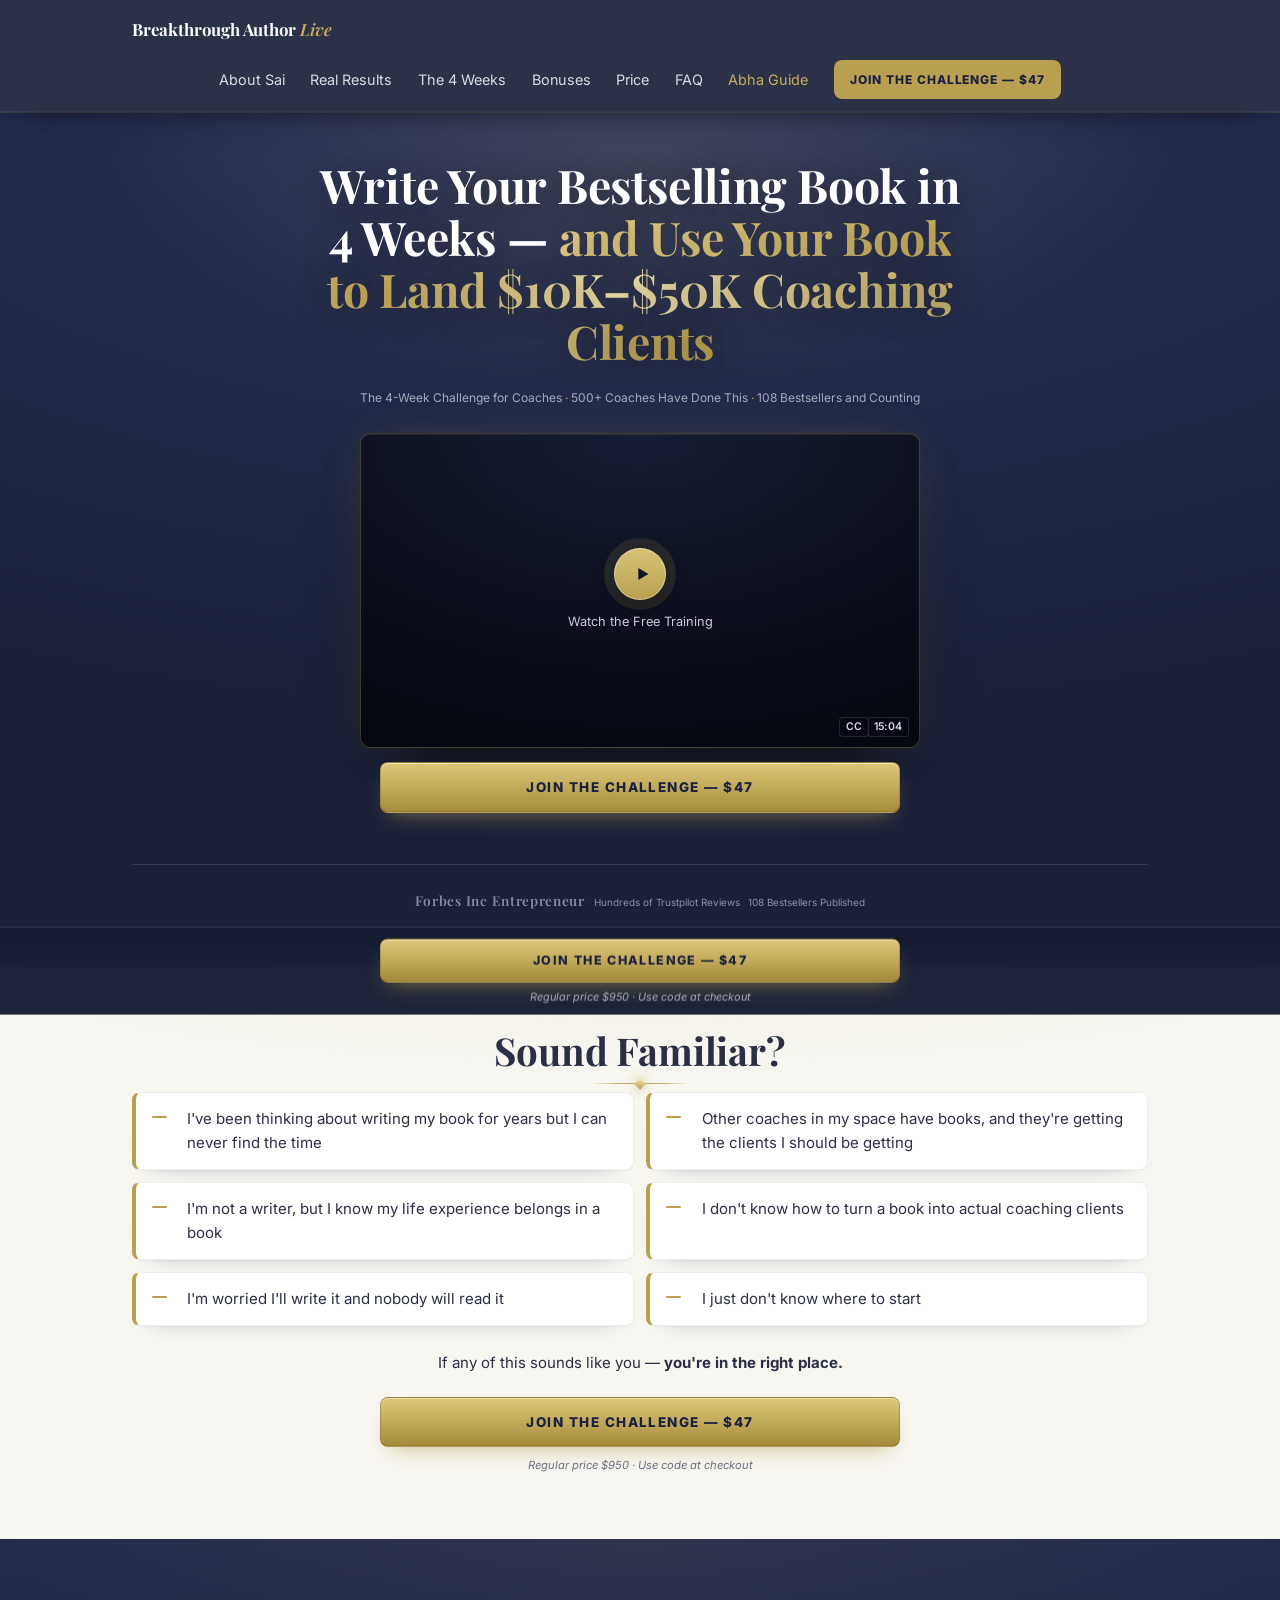
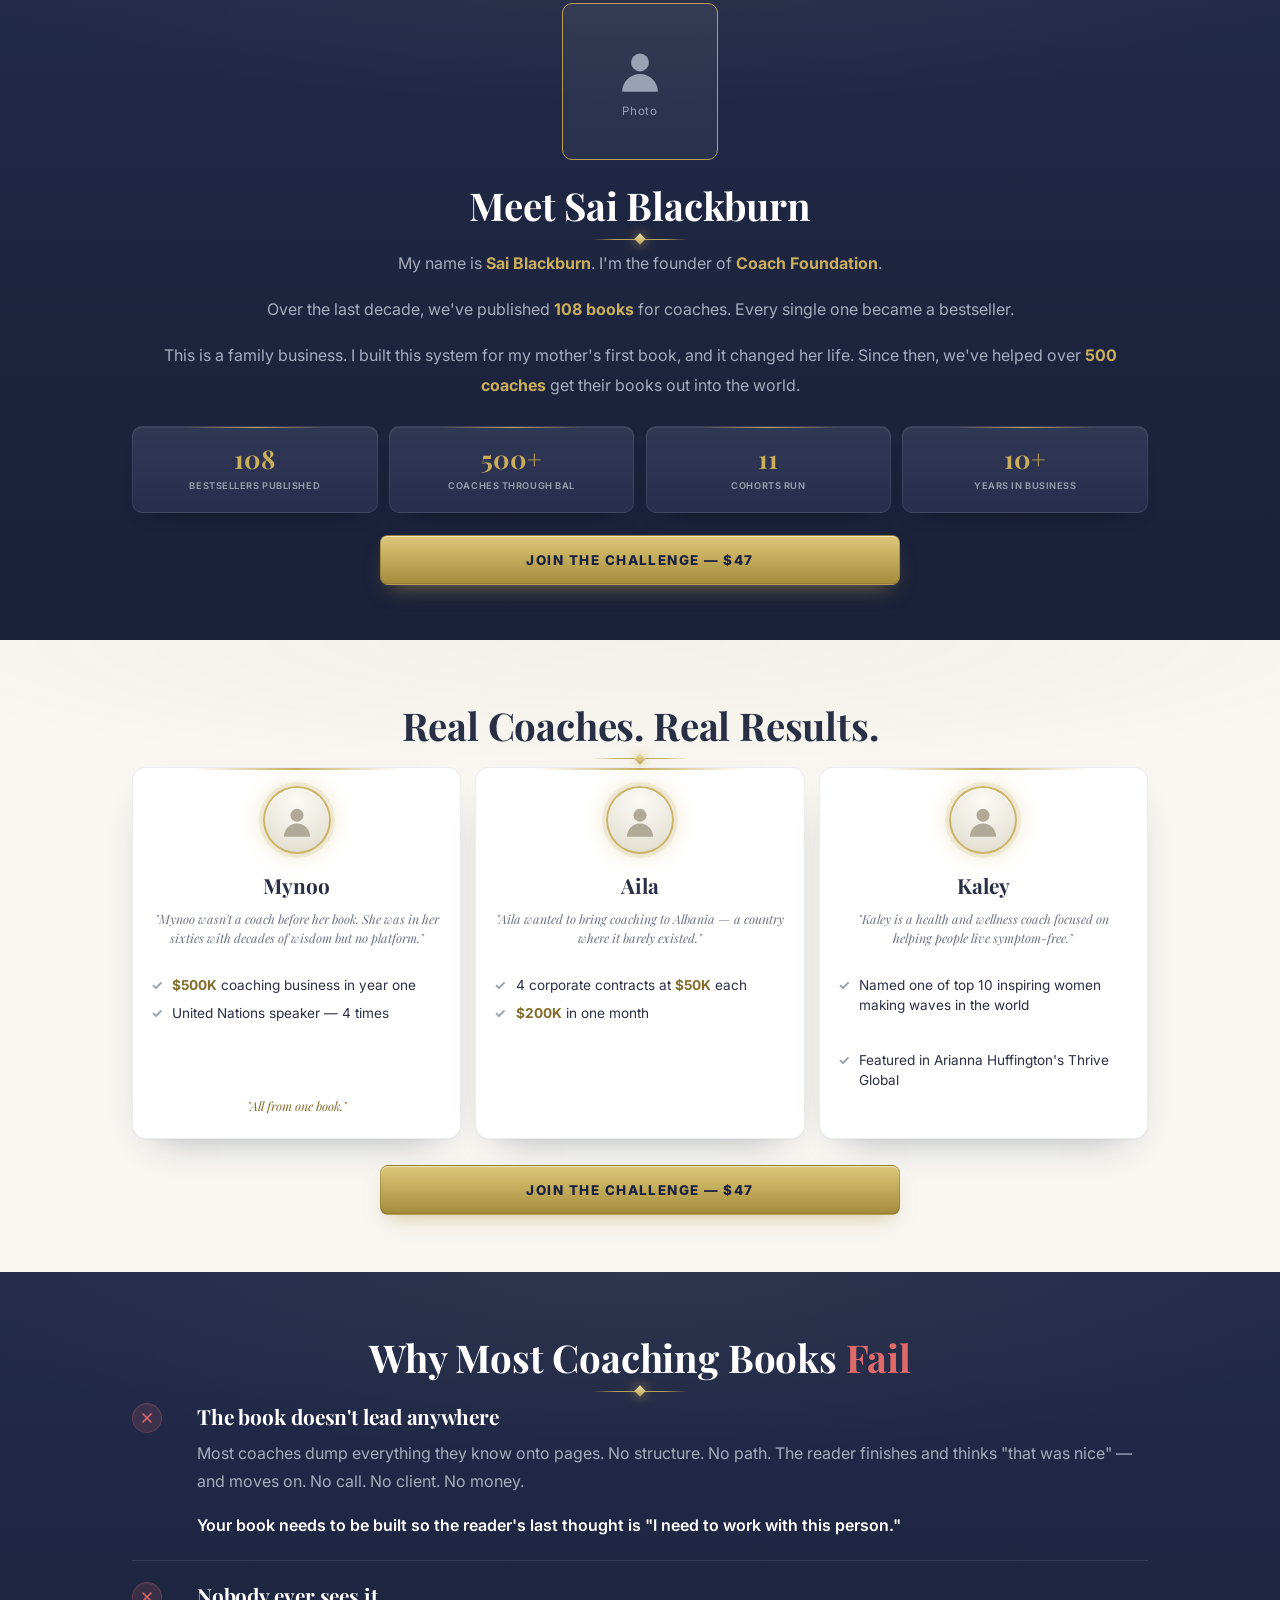
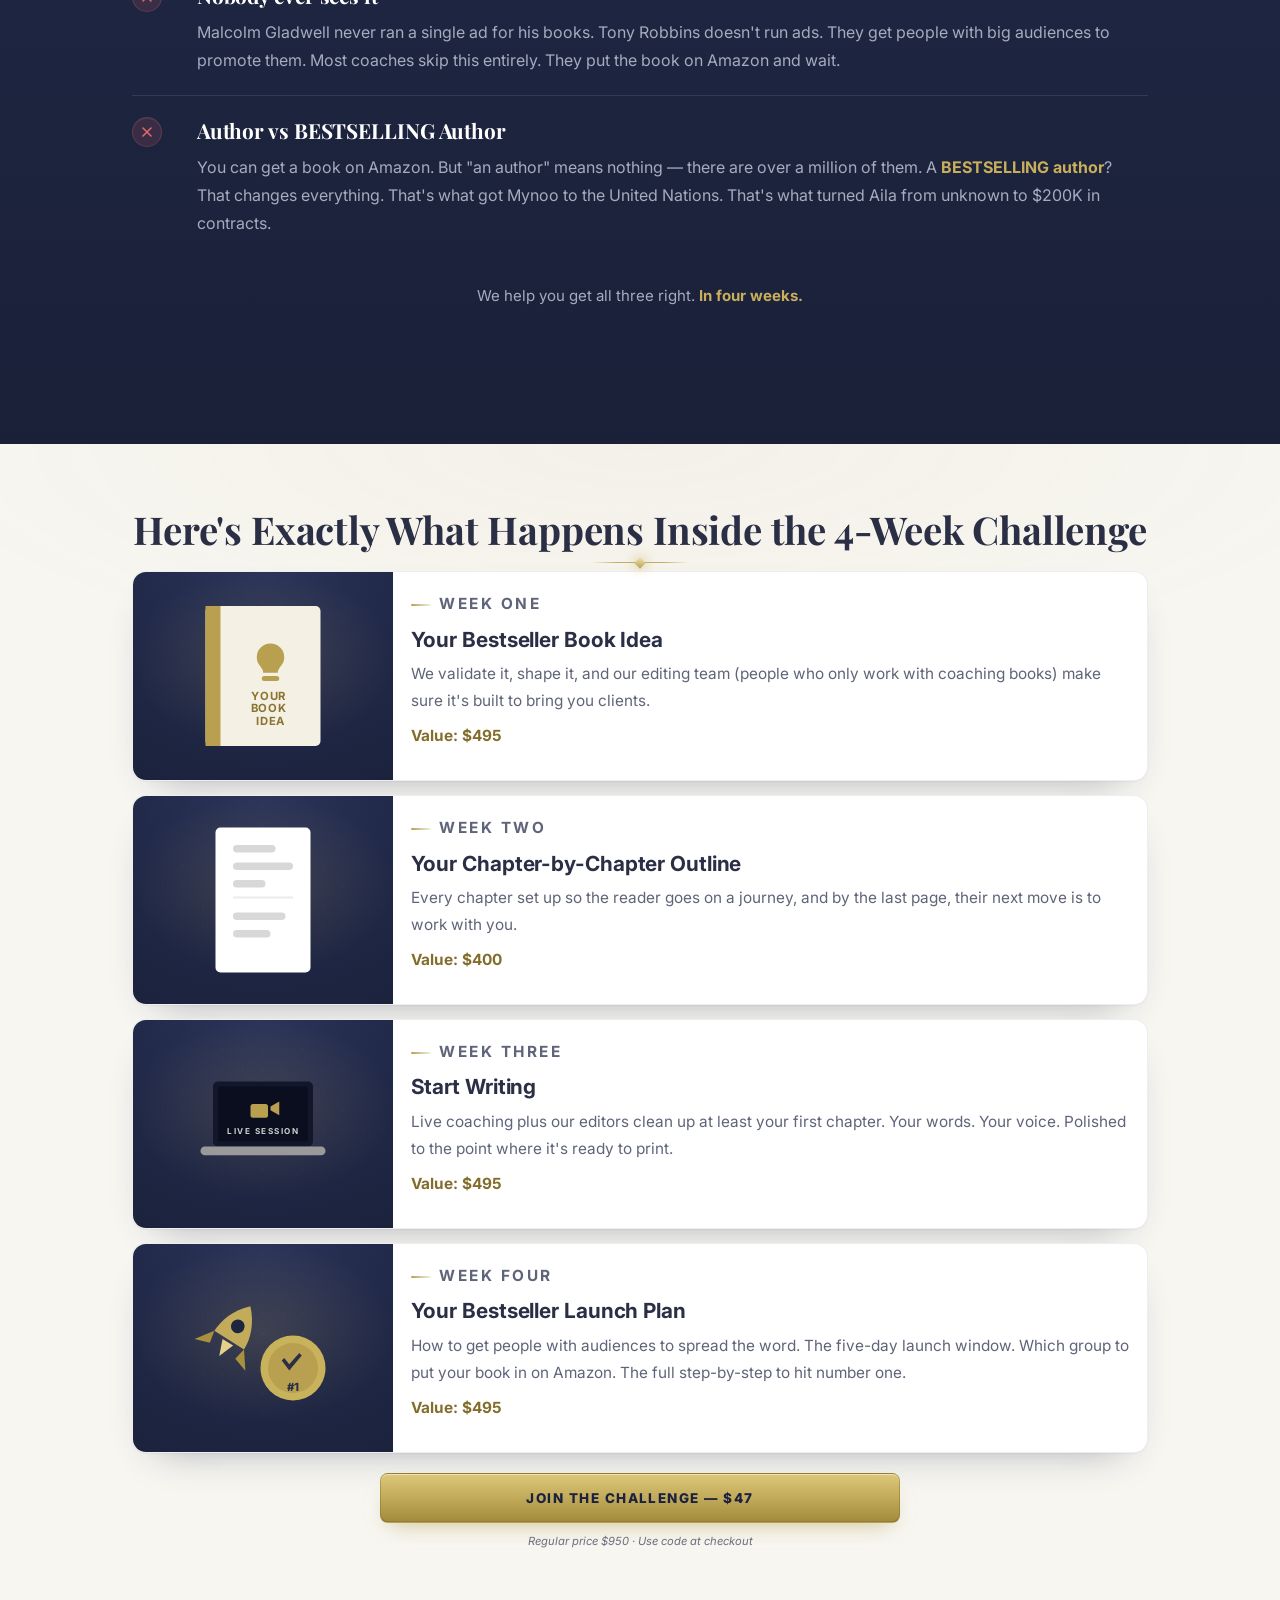
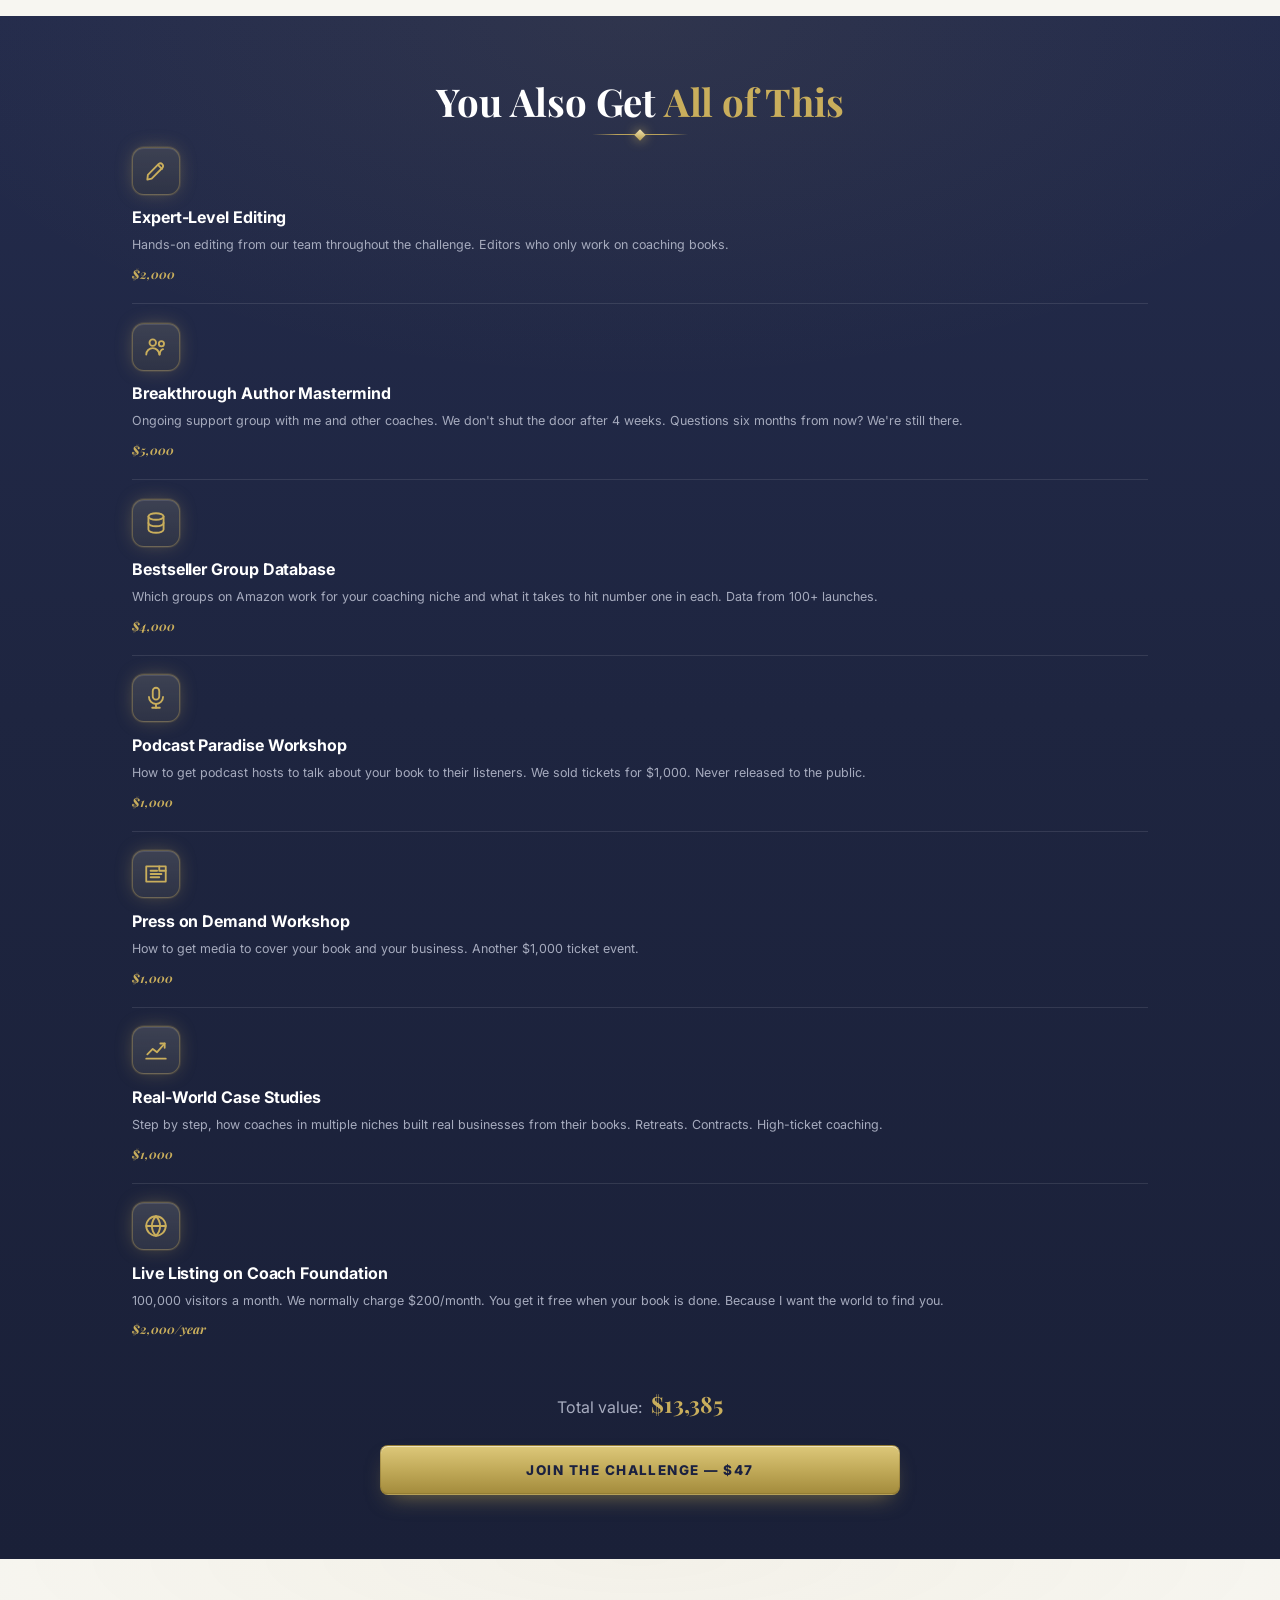
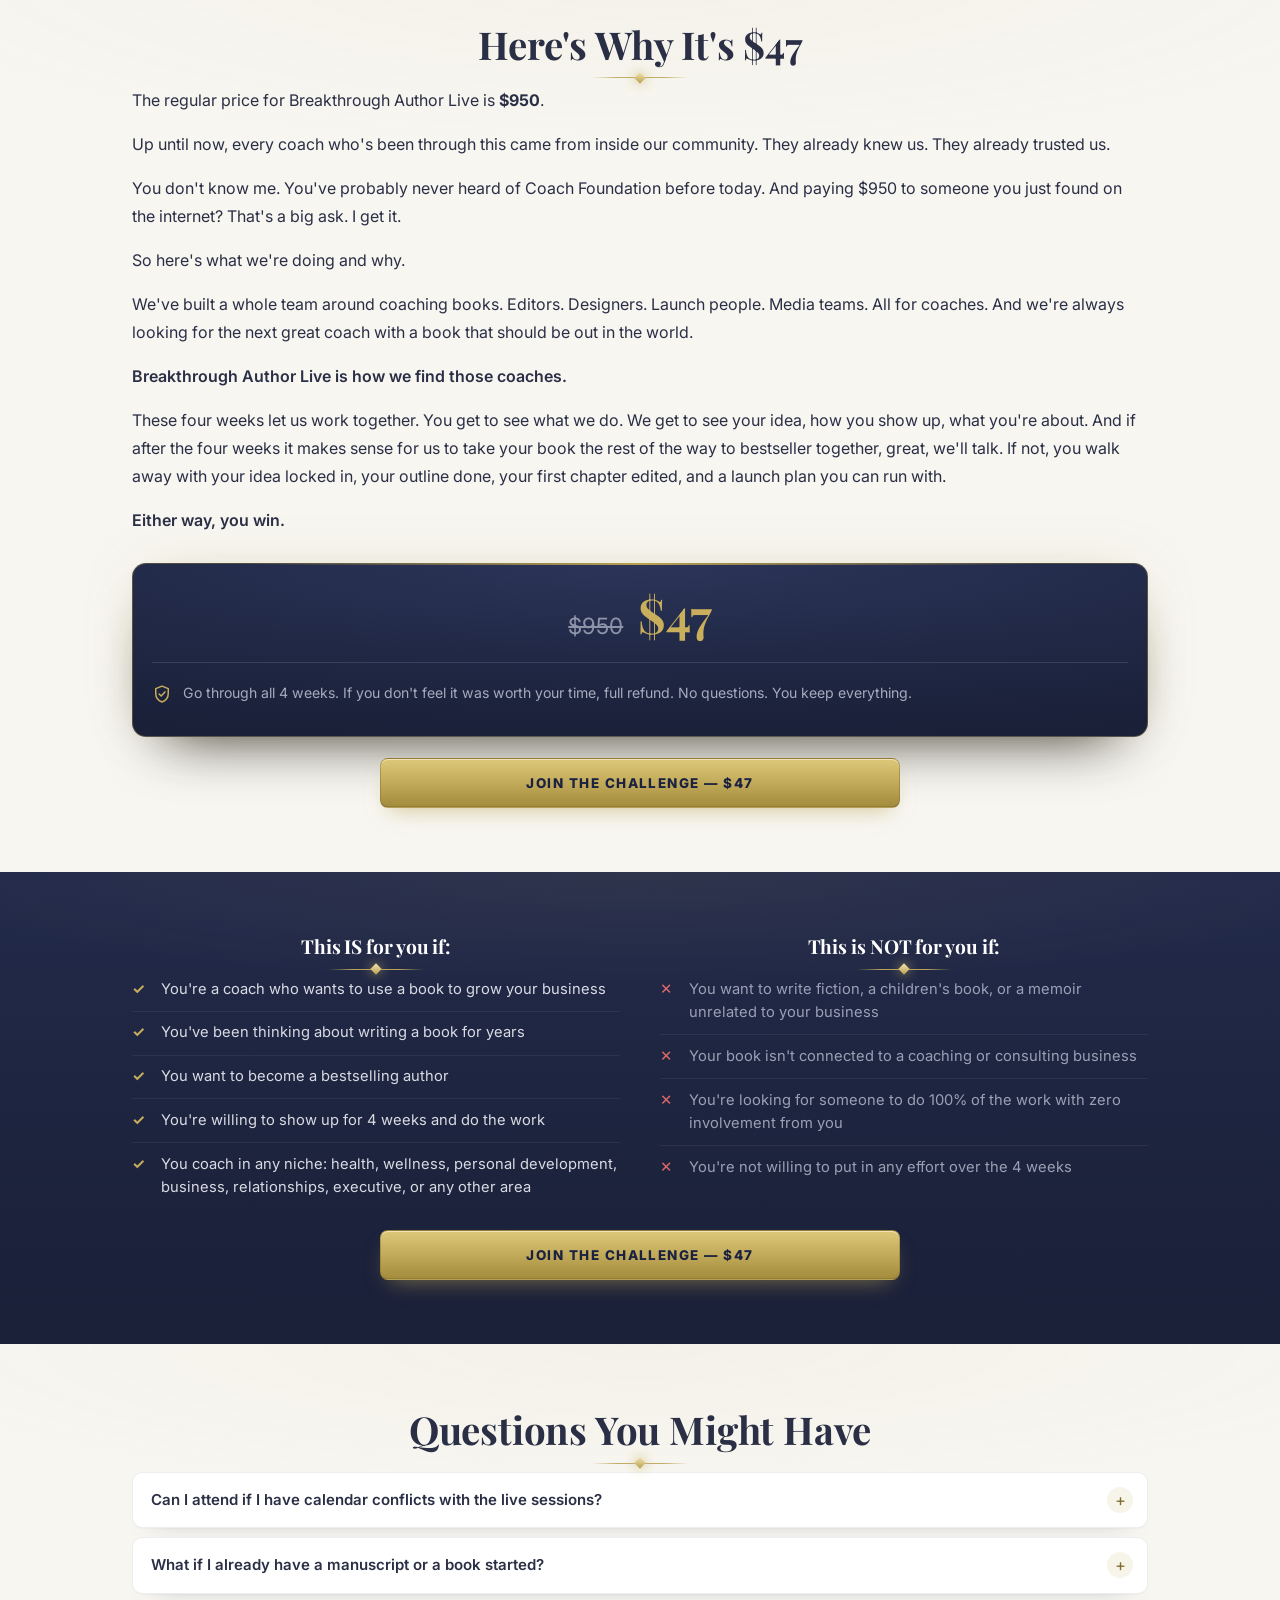
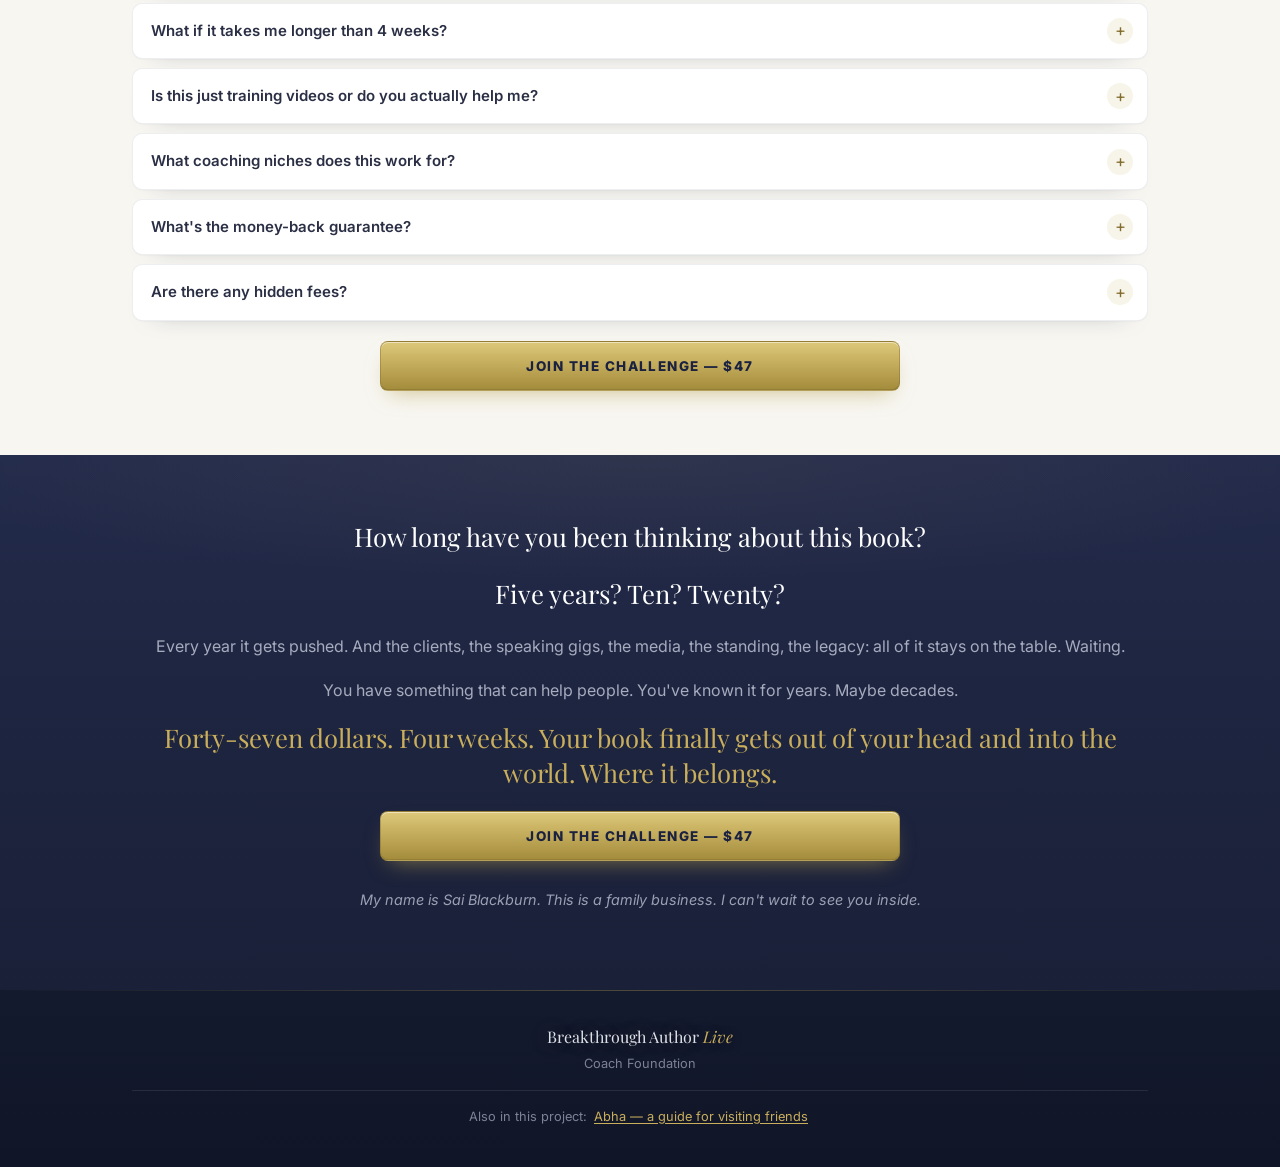
<file: index.html>
<!DOCTYPE html>
<html lang="en">
<head>
<meta charset="utf-8">
<meta name="viewport" content="width=device-width, initial-scale=1">
<title>Breakthrough Author Live — Write Your Bestselling Book in 4 Weeks</title>
<meta name="description" content="The 4-Week Challenge for Coaches. 500+ coaches have done this. 108 bestsellers and counting. Join the challenge for $47.">
<meta name="theme-color" content="#1a2038">
<link rel="icon" href="favicon.svg" type="image/svg+xml">
<link rel="apple-touch-icon" href="favicon.svg">

<!-- How the link looks when someone shares it -->
<meta property="og:type" content="website">
<meta property="og:title" content="Breakthrough Author Live — Write Your Bestselling Book in 4 Weeks">
<meta property="og:description" content="The 4-Week Challenge for Coaches. 500+ coaches have done this. 108 bestsellers and counting. Join for $47.">
<meta property="og:url" content="https://aishift-test.github.io/h0-s011/">
<meta name="twitter:card" content="summary">

<link rel="preconnect" href="https://fonts.googleapis.com">
<link rel="preconnect" href="https://fonts.gstatic.com" crossorigin>
<link href="https://fonts.googleapis.com/css2?family=Playfair+Display:ital,wght@0,600;0,700;0,800;1,500;1,600&family=Inter:wght@400;500;600;700;800&display=swap" rel="stylesheet">
<link rel="stylesheet" href="styles.css?v=1">
</head>
<body>

<!-- Thin gold bar at the top. It shows how far down the page you are. -->
<div class="progress" id="progress" aria-hidden="true"></div>

<!-- ============ HEADER ============ -->
<header class="site-header">
  <div class="wrap header-inner">
    <a class="brand" href="#top">Breakthrough Author <em>Live</em></a>
    <button class="burger" id="burger" aria-label="Open menu" aria-expanded="false" aria-controls="menu">
      <span></span><span></span><span></span>
    </button>
  </div>
  <nav class="menu" id="menu" hidden>
    <a href="#about">About Sai</a>
    <a href="#results">Real Results</a>
    <a href="#weeks">The 4 Weeks</a>
    <a href="#bonuses">Bonuses</a>
    <a href="#join">Price</a>
    <a href="#faq">FAQ</a>
    <!-- the second page in this project. It opens in its own tab, so
         nobody loses this page by looking at it. -->
    <a class="menu-abha" href="abha/" target="_blank" rel="noopener">Abha Guide</a>
    <a class="menu-cta" href="#join">Join the Challenge — $47</a>
  </nav>
</header>

<main id="top">

<!-- ============ 1. HERO ============ -->
<section class="hero">
  <div class="wrap">
    <h1>Write Your Bestselling Book in 4 Weeks — <span class="gold">and Use Your Book to Land $10K–$50K Coaching Clients</span></h1>
    <p class="sub">The 4-Week Challenge for Coaches <span class="dot">·</span> 500+ Coaches Have Done This <span class="dot">·</span> 108 Bestsellers and Counting</p>

    <!-- Video box. Tap it to open the video player.
         Put your video link in script.js at VIDEO_SRC. -->
    <div class="video" id="videoBox" role="button" tabindex="0"
         aria-label="Watch the free training video, about 15 minutes">
      <span class="video-play" aria-hidden="true">
        <svg viewBox="0 0 24 24" width="30" height="30"><path d="M8 5.5v13l11-6.5z" fill="currentColor"/></svg>
      </span>
      <span class="video-label">Watch the Free Training</span>
      <span class="video-badge" aria-hidden="true">15:04</span>
      <span class="video-cc" aria-hidden="true">CC</span>
    </div>

    <a class="btn" href="#join">Join the Challenge — $47</a>

    <div class="trustbar">
      <span class="logos">
        <span class="logo-serif">Forbes</span>
        <span class="logo-serif">Inc</span>
        <span class="logo-serif">Entrepreneur</span>
      </span>
      <span class="trust-note">Hundreds of Trustpilot Reviews</span>
      <span class="trust-note">108 Bestsellers Published</span>
    </div>
  </div>
</section>

<!-- ============ 2. SOUND FAMILIAR ============ -->
<section class="sec light" id="familiar">
  <div class="wrap">
    <h2>Sound Familiar?</h2>
    <ul class="checklist">
      <li>I've been thinking about writing my book for years but I can never find the time</li>
      <li>Other coaches in my space have books, and they're getting the clients I should be getting</li>
      <li>I'm not a writer, but I know my life experience belongs in a book</li>
      <li>I don't know how to turn a book into actual coaching clients</li>
      <li>I'm worried I'll write it and nobody will read it</li>
      <li>I just don't know where to start</li>
    </ul>
    <p class="closing">If any of this sounds like you — <strong>you're in the right place.</strong></p>
    <a class="btn" href="#join">Join the Challenge — $47</a>
    <p class="note">Regular price $950 · Use code at checkout</p>
  </div>
</section>

<!-- ============ 3. ABOUT ============ -->
<section class="sec dark" id="about">
  <div class="wrap">
    <div class="photo-frame" role="img" aria-label="Photo of Sai Blackburn">
      <svg viewBox="0 0 64 64" width="64" height="64" aria-hidden="true">
        <circle cx="32" cy="24" r="11" fill="currentColor"/>
        <path d="M10 60c0-12.2 9.8-22 22-22s22 9.8 22 22z" fill="currentColor"/>
      </svg>
      <span>Photo</span>
    </div>

    <h2>Meet Sai Blackburn</h2>
    <p>My name is <strong class="gold">Sai Blackburn</strong>. I'm the founder of <strong class="gold">Coach Foundation</strong>.</p>
    <p>Over the last decade, we've published <strong class="gold">108 books</strong> for coaches. Every single one became a bestseller.</p>
    <p>This is a family business. I built this system for my mother's first book, and it changed her life. Since then, we've helped over <strong class="gold">500 coaches</strong> get their books out into the world.</p>

    <ul class="stats">
      <li><span class="stat-num">108</span><span class="stat-label">Bestsellers Published</span></li>
      <li><span class="stat-num">500+</span><span class="stat-label">Coaches Through BAL</span></li>
      <li><span class="stat-num">11</span><span class="stat-label">Cohorts Run</span></li>
      <li><span class="stat-num">10+</span><span class="stat-label">Years in Business</span></li>
    </ul>

    <a class="btn" href="#join">Join the Challenge — $47</a>
  </div>
</section>

<!-- ============ 4. CASE STUDIES ============ -->
<section class="sec light" id="results">
  <div class="wrap">
    <h2>Real Coaches. Real Results.</h2>

    <div class="cards">
      <article class="card">
        <div class="avatar" role="img" aria-label="Photo of Mynoo">
          <svg viewBox="0 0 64 64" width="52" height="52" aria-hidden="true">
            <circle cx="32" cy="24" r="11" fill="currentColor"/>
            <path d="M10 60c0-12.2 9.8-22 22-22s22 9.8 22 22z" fill="currentColor"/>
          </svg>
        </div>
        <h3>Mynoo</h3>
        <p class="quote">"Mynoo wasn't a coach before her book. She was in her sixties with decades of wisdom but no platform."</p>
        <ul class="results">
          <li><strong class="gold">$500K</strong> coaching business in year one</li>
          <li>United Nations speaker — 4 times</li>
          <li>Retreat prices: <strong class="gold">$5K to $25K</strong></li>
          <li>3 invitations to Davos this year</li>
        </ul>
        <p class="quote gold-quote">"All from one book."</p>
      </article>

      <article class="card">
        <div class="avatar" role="img" aria-label="Photo of Aila">
          <svg viewBox="0 0 64 64" width="52" height="52" aria-hidden="true">
            <circle cx="32" cy="24" r="11" fill="currentColor"/>
            <path d="M10 60c0-12.2 9.8-22 22-22s22 9.8 22 22z" fill="currentColor"/>
          </svg>
        </div>
        <h3>Aila</h3>
        <p class="quote">"Aila wanted to bring coaching to Albania — a country where it barely existed."</p>
        <ul class="results">
          <li>4 corporate contracts at <strong class="gold">$50K</strong> each</li>
          <li><strong class="gold">$200K</strong> in one month</li>
          <li>Voted second highest rated executive coach in Eastern Europe</li>
        </ul>
      </article>

      <article class="card">
        <div class="avatar" role="img" aria-label="Photo of Kaley">
          <svg viewBox="0 0 64 64" width="52" height="52" aria-hidden="true">
            <circle cx="32" cy="24" r="11" fill="currentColor"/>
            <path d="M10 60c0-12.2 9.8-22 22-22s22 9.8 22 22z" fill="currentColor"/>
          </svg>
        </div>
        <h3>Kaley</h3>
        <p class="quote">"Kaley is a health and wellness coach focused on helping people live symptom-free."</p>
        <ul class="results">
          <li>Named one of top 10 inspiring women making waves in the world</li>
          <li>Alongside Michelle Obama</li>
          <li>Featured in Arianna Huffington's Thrive Global</li>
        </ul>
      </article>
    </div>

    <a class="btn" href="#join">Join the Challenge — $47</a>
  </div>
</section>

<!-- ============ 5. WHY MOST BOOKS FAIL ============ -->
<section class="sec dark" id="why">
  <div class="wrap">
    <h2>Why Most Coaching Books <span class="red">Fail</span></h2>

    <div class="fail-block">
      <span class="x-icon" aria-hidden="true">
        <svg viewBox="0 0 24 24" width="16" height="16"><path d="M6 6l12 12M18 6L6 18" stroke="currentColor" stroke-width="2.4" stroke-linecap="round" fill="none"/></svg>
      </span>
      <div>
        <h3>The book doesn't lead anywhere</h3>
        <p>Most coaches dump everything they know onto pages. No structure. No path. The reader finishes and thinks "that was nice" — and moves on. No call. No client. No money.</p>
        <p class="lead">Your book needs to be built so the reader's last thought is "I need to work with this person."</p>
      </div>
    </div>

    <div class="fail-block">
      <span class="x-icon" aria-hidden="true">
        <svg viewBox="0 0 24 24" width="16" height="16"><path d="M6 6l12 12M18 6L6 18" stroke="currentColor" stroke-width="2.4" stroke-linecap="round" fill="none"/></svg>
      </span>
      <div>
        <h3>Nobody ever sees it</h3>
        <p>Malcolm Gladwell never ran a single ad for his books. Tony Robbins doesn't run ads. They get people with big audiences to promote them. Most coaches skip this entirely. They put the book on Amazon and wait.</p>
      </div>
    </div>

    <div class="fail-block">
      <span class="x-icon" aria-hidden="true">
        <svg viewBox="0 0 24 24" width="16" height="16"><path d="M6 6l12 12M18 6L6 18" stroke="currentColor" stroke-width="2.4" stroke-linecap="round" fill="none"/></svg>
      </span>
      <div>
        <h3>Author vs BESTSELLING Author</h3>
        <p>You can get a book on Amazon. But "an author" means nothing — there are over a million of them. A <strong class="gold">BESTSELLING author</strong>? That changes everything. That's what got Mynoo to the United Nations. That's what turned Aila from unknown to $200K in contracts.</p>
      </div>
    </div>

    <p class="closing">We help you get all three right. <strong class="gold">In four weeks.</strong></p>
    <a class="btn" href="#join">Join the Challenge — $47</a>
  </div>
</section>

<!-- ============ 6. WEEK BY WEEK ============ -->
<section class="sec light" id="weeks">
  <div class="wrap">
    <h2>Here's Exactly What Happens Inside the 4-Week Challenge</h2>

    <div class="week">
      <div class="week-art">
        <svg viewBox="0 0 160 120" width="170" height="128" aria-hidden="true">
          <rect x="34" y="4" width="92" height="112" rx="4" fill="#f4f1e4"/>
          <rect x="34" y="4" width="12" height="112" fill="#b8a050"/>
          <g transform="translate(6 0)">
            <path d="M80 34a11 11 0 0 1 11 11c0 4.6-2.8 6.9-4.2 9.2-.7 1.1-.9 2-.9 3.1h-11.8c0-1.1-.2-2-.9-3.1-1.4-2.3-4.2-4.6-4.2-9.2a11 11 0 0 1 11-11z" fill="#b8a050"/>
            <rect x="73" y="60" width="14" height="4" rx="2" fill="#b8a050"/>
          </g>
          <text x="86" y="79" text-anchor="middle" font-family="Inter, sans-serif" font-size="9" font-weight="700" fill="#8a7431" letter-spacing="0.6">
            <tspan x="86" dy="0">YOUR</tspan>
            <tspan x="86" dy="10">BOOK</tspan>
            <tspan x="86" dy="10">IDEA</tspan>
          </text>
        </svg>
      </div>
      <div class="week-body">
        <p class="week-label">Week One</p>
        <h3>Your Bestseller Book Idea</h3>
        <p>We validate it, shape it, and our editing team (people who only work with coaching books) make sure it's built to bring you clients.</p>
        <p class="value">Value: $495</p>
      </div>
    </div>

    <div class="week">
      <div class="week-art">
        <svg viewBox="0 0 160 120" width="170" height="128" aria-hidden="true">
          <rect x="42" y="2" width="76" height="116" rx="4" fill="#ffffff"/>
          <g fill="#d8d8d8">
            <rect x="56" y="16" width="34" height="6" rx="3"/>
            <rect x="56" y="30" width="48" height="6" rx="3"/>
            <rect x="56" y="44" width="26" height="6" rx="3"/>
            <rect x="56" y="70" width="42" height="6" rx="3"/>
            <rect x="56" y="84" width="30" height="6" rx="3"/>
          </g>
          <path d="M56 58h48" stroke="#ececec" stroke-width="1.5"/>
        </svg>
      </div>
      <div class="week-body">
        <p class="week-label">Week Two</p>
        <h3>Your Chapter-by-Chapter Outline</h3>
        <p>Every chapter set up so the reader goes on a journey, and by the last page, their next move is to work with you.</p>
        <p class="value">Value: $400</p>
      </div>
    </div>

    <div class="week">
      <div class="week-art">
        <svg viewBox="0 0 160 120" width="170" height="128" aria-hidden="true">
          <rect x="40" y="26" width="80" height="52" rx="4" fill="#12172c"/>
          <rect x="44" y="30" width="72" height="44" rx="2" fill="#0a0e1e"/>
          <rect x="70" y="44" width="14" height="11" rx="2" fill="#b8a050"/>
          <path d="M86 46l7-4v11l-7-4z" fill="#b8a050"/>
          <text x="80" y="68" text-anchor="middle" font-family="Inter, sans-serif" font-size="6.5" font-weight="700" fill="#cfcfcf" letter-spacing="1.2">LIVE SESSION</text>
          <rect x="30" y="78" width="100" height="7" rx="3.5" fill="#9a9a9a"/>
        </svg>
      </div>
      <div class="week-body">
        <p class="week-label">Week Three</p>
        <h3>Start Writing</h3>
        <p>Live coaching plus our editors clean up at least your first chapter. Your words. Your voice. Polished to the point where it's ready to print.</p>
        <p class="value">Value: $495</p>
      </div>
    </div>

    <div class="week">
      <div class="week-art">
        <svg viewBox="0 0 160 120" width="170" height="128" aria-hidden="true">
          <g transform="translate(54 52) rotate(32)">
            <path d="M0 -30c10 10 14 22 14 32H-14c0-10 4-22 14-32z" fill="#c2ab5a"/>
            <path d="M-14 2l-10 14 12-4z" fill="#a9903f"/>
            <path d="M14 2l10 14-12-4z" fill="#a9903f"/>
            <circle cx="0" cy="-11" r="5.5" fill="#1e2540"/>
            <path d="M-5 4h10l-5 13z" fill="#e6d18a"/>
          </g>
          <circle cx="104" cy="76" r="26" fill="#c9b25c"/>
          <circle cx="104" cy="76" r="20" fill="#b8a050"/>
          <path d="M97 68l4 5 8-9 2 2-10 12-6-8z" fill="#2b2f45"/>
          <text x="104" y="94" text-anchor="middle" font-family="Inter, sans-serif" font-size="9" font-weight="800" fill="#2b2f45">#1</text>
        </svg>
      </div>
      <div class="week-body">
        <p class="week-label">Week Four</p>
        <h3>Your Bestseller Launch Plan</h3>
        <p>How to get people with audiences to spread the word. The five-day launch window. Which group to put your book in on Amazon. The full step-by-step to hit number one.</p>
        <p class="value">Value: $495</p>
      </div>
    </div>

    <a class="btn" href="#join">Join the Challenge — $47</a>
    <p class="note">Regular price $950 · Use code at checkout</p>
  </div>
</section>

<!-- ============ 7. BONUSES ============ -->
<section class="sec dark" id="bonuses">
  <div class="wrap">
    <h2>You Also Get <span class="gold">All of This</span></h2>

    <ul class="bonuses">
      <li>
        <span class="b-icon" aria-hidden="true">
          <svg viewBox="0 0 24 24" width="22" height="22" fill="none" stroke="currentColor" stroke-width="1.7" stroke-linecap="round" stroke-linejoin="round"><path d="M4 20l4-1 10-10a2.5 2.5 0 0 0-3.5-3.5L4.5 15.5 4 20z"/><path d="M14 6.5l3.5 3.5"/></svg>
        </span>
        <h3>Expert-Level Editing</h3>
        <p>Hands-on editing from our team throughout the challenge. Editors who only work on coaching books.</p>
        <p class="value">$2,000</p>
      </li>
      <li>
        <span class="b-icon" aria-hidden="true">
          <svg viewBox="0 0 24 24" width="22" height="22" fill="none" stroke="currentColor" stroke-width="1.7" stroke-linecap="round" stroke-linejoin="round"><circle cx="9" cy="8" r="3"/><path d="M3 19c0-3.3 2.7-6 6-6s6 2.7 6 6"/><circle cx="17" cy="9" r="2.4"/><path d="M15.5 19c0-2.6 1-4.4 3-5"/></svg>
        </span>
        <h3>Breakthrough Author Mastermind</h3>
        <p>Ongoing support group with me and other coaches. We don't shut the door after 4 weeks. Questions six months from now? We're still there.</p>
        <p class="value">$5,000</p>
      </li>
      <li>
        <span class="b-icon" aria-hidden="true">
          <svg viewBox="0 0 24 24" width="22" height="22" fill="none" stroke="currentColor" stroke-width="1.7" stroke-linecap="round" stroke-linejoin="round"><ellipse cx="12" cy="6" rx="7" ry="3"/><path d="M5 6v6c0 1.7 3.1 3 7 3s7-1.3 7-3V6"/><path d="M5 12v6c0 1.7 3.1 3 7 3s7-1.3 7-3v-6"/></svg>
        </span>
        <h3>Bestseller Group Database</h3>
        <p>Which groups on Amazon work for your coaching niche and what it takes to hit number one in each. Data from 100+ launches.</p>
        <p class="value">$4,000</p>
      </li>
      <li>
        <span class="b-icon" aria-hidden="true">
          <svg viewBox="0 0 24 24" width="22" height="22" fill="none" stroke="currentColor" stroke-width="1.7" stroke-linecap="round" stroke-linejoin="round"><rect x="9" y="2.5" width="6" height="11" rx="3"/><path d="M5.5 11a6.5 6.5 0 0 0 13 0"/><path d="M12 17.5V21"/><path d="M8.5 21h7"/></svg>
        </span>
        <h3>Podcast Paradise Workshop</h3>
        <p>How to get podcast hosts to talk about your book to their listeners. We sold tickets for $1,000. Never released to the public.</p>
        <p class="value">$1,000</p>
      </li>
      <li>
        <span class="b-icon" aria-hidden="true">
          <svg viewBox="0 0 24 24" width="22" height="22" fill="none" stroke="currentColor" stroke-width="1.7" stroke-linecap="round" stroke-linejoin="round"><path d="M3 5h18v14H3z"/><path d="M7 9h6M7 12h10M7 15h8"/><path d="M15 5v4h6"/></svg>
        </span>
        <h3>Press on Demand Workshop</h3>
        <p>How to get media to cover your book and your business. Another $1,000 ticket event.</p>
        <p class="value">$1,000</p>
      </li>
      <li>
        <span class="b-icon" aria-hidden="true">
          <svg viewBox="0 0 24 24" width="22" height="22" fill="none" stroke="currentColor" stroke-width="1.7" stroke-linecap="round" stroke-linejoin="round"><path d="M3 20h18"/><path d="M4 16l5-5 4 3 7-8"/><path d="M20 6h-4M20 6v4"/></svg>
        </span>
        <h3>Real-World Case Studies</h3>
        <p>Step by step, how coaches in multiple niches built real businesses from their books. Retreats. Contracts. High-ticket coaching.</p>
        <p class="value">$1,000</p>
      </li>
      <li>
        <span class="b-icon" aria-hidden="true">
          <svg viewBox="0 0 24 24" width="22" height="22" fill="none" stroke="currentColor" stroke-width="1.7" stroke-linecap="round" stroke-linejoin="round"><circle cx="12" cy="12" r="9"/><path d="M3 12h18"/><path d="M12 3c2.5 2.6 3.8 5.6 3.8 9S14.5 18.4 12 21c-2.5-2.6-3.8-5.6-3.8-9S9.5 5.6 12 3z"/></svg>
        </span>
        <h3>Live Listing on Coach Foundation</h3>
        <p>100,000 visitors a month. We normally charge $200/month. You get it free when your book is done. Because I want the world to find you.</p>
        <p class="value">$2,000/year</p>
      </li>
    </ul>

    <p class="total">Total value: <strong>$13,385</strong></p>
    <a class="btn" href="#join">Join the Challenge — $47</a>
  </div>
</section>

<!-- ============ 8. THE PRICE ============ -->
<section class="sec light" id="join">
  <div class="wrap">
    <h2>Here's Why It's $47</h2>
    <p>The regular price for Breakthrough Author Live is <strong>$950</strong>.</p>
    <p>Up until now, every coach who's been through this came from inside our community. They already knew us. They already trusted us.</p>
    <p>You don't know me. You've probably never heard of Coach Foundation before today. And paying $950 to someone you just found on the internet? That's a big ask. I get it.</p>
    <p>So here's what we're doing and why.</p>
    <p>We've built a whole team around coaching books. Editors. Designers. Launch people. Media teams. All for coaches. And we're always looking for the next great coach with a book that should be out in the world.</p>
    <p class="lead-light">Breakthrough Author Live is how we find those coaches.</p>
    <p>These four weeks let us work together. You get to see what we do. We get to see your idea, how you show up, what you're about. And if after the four weeks it makes sense for us to take your book the rest of the way to bestseller together, great, we'll talk. If not, you walk away with your idea locked in, your outline done, your first chapter edited, and a launch plan you can run with.</p>
    <p class="lead-light">Either way, you win.</p>

    <div class="price-card">
      <p class="price">
        <span class="price-old">$950</span>
        <span class="price-new">$47</span>
      </p>
      <p class="guarantee">
        <span class="g-icon" aria-hidden="true">
          <svg viewBox="0 0 24 24" width="20" height="20" fill="none" stroke="currentColor" stroke-width="1.8" stroke-linecap="round" stroke-linejoin="round"><path d="M12 2.5l7.5 3v6c0 5-3.2 8.6-7.5 10-4.3-1.4-7.5-5-7.5-10v-6z"/><path d="M8.5 12l2.5 2.5 4.5-5"/></svg>
        </span>
        Go through all 4 weeks. If you don't feel it was worth your time, full refund. No questions. You keep everything.
      </p>
    </div>

    <a class="btn" href="#join">Join the Challenge — $47</a>
  </div>
</section>

<!-- ============ 9. FOR YOU / NOT FOR YOU ============ -->
<section class="sec dark" id="fit">
  <div class="wrap">
    <div class="fit-grid">
      <div class="fit-col">
        <h2 class="fit-title">This IS for you if:</h2>
        <ul class="fit-list yes">
          <li>You're a coach who wants to use a book to grow your business</li>
          <li>You've been thinking about writing a book for years</li>
          <li>You want to become a bestselling author</li>
          <li>You're willing to show up for 4 weeks and do the work</li>
          <li>You coach in any niche: health, wellness, personal development, business, relationships, executive, or any other area</li>
        </ul>
      </div>
      <div class="fit-col">
        <h2 class="fit-title">This is NOT for you if:</h2>
        <ul class="fit-list no">
          <li>You want to write fiction, a children's book, or a memoir unrelated to your business</li>
          <li>Your book isn't connected to a coaching or consulting business</li>
          <li>You're looking for someone to do 100% of the work with zero involvement from you</li>
          <li>You're not willing to put in any effort over the 4 weeks</li>
        </ul>
      </div>
    </div>
    <a class="btn" href="#join">Join the Challenge — $47</a>
  </div>
</section>

<!-- ============ 10. FAQ ============ -->
<section class="sec light" id="faq">
  <div class="wrap">
    <h2>Questions You Might Have</h2>

    <details class="faq">
      <summary>Can I attend if I have calendar conflicts with the live sessions?</summary>
      <p>Yes. We record every session and we support you outside of the live calls too. We have this very often: many coaches go through the replays and still get everything done.</p>
    </details>
    <details class="faq">
      <summary>What if I already have a manuscript or a book started?</summary>
      <p>Great. We'll refine what you have, structure it properly, and build your launch strategy. You're ahead of the game.</p>
    </details>
    <details class="faq">
      <summary>What if it takes me longer than 4 weeks?</summary>
      <p>That's why the Mastermind stays open. Our focus in Breakthrough Author Live is to get the train moving. Many coaches complete their entire book within 6 months. Some finish during the 4 weeks. Either way, we're there for you after.</p>
    </details>
    <details class="faq">
      <summary>Is this just training videos or do you actually help me?</summary>
      <p>Our editing team actively works on your material. They review your book idea, your outline, and edit your first chapter. This is hands-on, not just information.</p>
    </details>
    <details class="faq">
      <summary>What coaching niches does this work for?</summary>
      <p>All of them. We've published bestsellers across health, wellness, personal development, business, finance, relationships, executive coaching, and many others. The system works regardless of niche.</p>
    </details>
    <details class="faq">
      <summary>What's the money-back guarantee?</summary>
      <p>Go through all 4 weeks. If you don't feel it was worth your time, we'll refund every penny. No questions asked. And you keep everything we've done for you.</p>
    </details>
    <details class="faq">
      <summary>Are there any hidden fees?</summary>
      <p>None. $47 is the total investment for the challenge.</p>
    </details>

    <a class="btn" href="#join">Join the Challenge — $47</a>
  </div>
</section>

<!-- ============ 11. CLOSING ============ -->
<section class="sec dark closing-sec" id="closing">
  <div class="wrap">
    <p class="big-line">How long have you been thinking about this book?</p>
    <p class="big-line">Five years? Ten? Twenty?</p>
    <p>Every year it gets pushed. And the clients, the speaking gigs, the media, the standing, the legacy: all of it stays on the table. Waiting.</p>
    <p>You have something that can help people. You've known it for years. Maybe decades.</p>
    <p class="big-line gold">Forty-seven dollars. Four weeks. Your book finally gets out of your head and into the world. Where it belongs.</p>
    <a class="btn" href="#join">Join the Challenge — $47</a>
    <p class="signature">My name is Sai Blackburn. This is a family business. I can't wait to see you inside.</p>
  </div>
</section>

</main>

<footer class="site-footer">
  <div class="wrap">
    <p class="brand-footer">Breakthrough Author <em>Live</em></p>
    <p>Coach Foundation</p>
    <!-- the other page in this project, so one web address reaches
         both. It opens in its own tab. -->
    <p class="foot-abha">
      Also in this project:
      <a href="abha/" target="_blank" rel="noopener">Abha — a guide for visiting friends</a>
    </p>
  </div>
</footer>

<!-- Sticky button at the bottom of the screen -->
<div class="sticky-cta" id="stickyCta" hidden>
  <a class="btn" href="#join">Join the Challenge — $47</a>
  <p class="note">Regular price $950 · Use code at checkout</p>
</div>

<!-- The video player. It opens when you tap the video box in the hero. -->
<div class="vmodal" id="videoModal" hidden>
  <div class="vmodal-back" data-vclose></div>
  <div class="vmodal-box" role="dialog" aria-modal="true" aria-label="Free training video">
    <button class="vmodal-x" id="videoClose" type="button" data-vclose aria-label="Close the video">
      <svg viewBox="0 0 24 24" width="18" height="18" aria-hidden="true"><path d="M6 6l12 12M18 6L6 18" stroke="currentColor" stroke-width="2.2" stroke-linecap="round" fill="none"/></svg>
    </button>
    <video id="trainingVideo" class="vmodal-video" controls playsinline preload="metadata" hidden></video>
    <p class="vmodal-note" id="videoNote">The free training video will be here very soon.</p>
  </div>
</div>

<!-- The join panel. It opens when you tap any "Join the Challenge" button.
     Put your payment link in script.js at CHECKOUT_URL. -->
<div class="vmodal" id="joinModal" hidden>
  <div class="vmodal-back" data-jclose></div>
  <div class="vmodal-box jbox" role="dialog" aria-modal="true" aria-label="Join the challenge">
    <button class="vmodal-x" id="joinClose" type="button" data-jclose aria-label="Close">
      <svg viewBox="0 0 24 24" width="18" height="18" aria-hidden="true"><path d="M6 6l12 12M18 6L6 18" stroke="currentColor" stroke-width="2.2" stroke-linecap="round" fill="none"/></svg>
    </button>
    <p class="jkicker">Breakthrough Author Live</p>
    <p class="price jprice"><span class="price-old">$950</span><span class="price-new">$47</span></p>
    <ul class="jlist">
      <li>4 weeks of live coaching, with editors on your first chapter</li>
      <li>Your outline, your chapter, and a launch plan you can run</li>
      <li>All 7 bonuses — $13,385 of value</li>
      <li>Full refund if it is not worth your time. You keep everything.</li>
    </ul>
    <a class="btn jbtn" id="joinCheckout" href="#join">Continue to checkout</a>
    <p class="jwait" id="joinWait" hidden>Checkout opens soon.</p>
  </div>
</div>

<script src="script.js?v=1"></script>
</body>
</html>
</file>
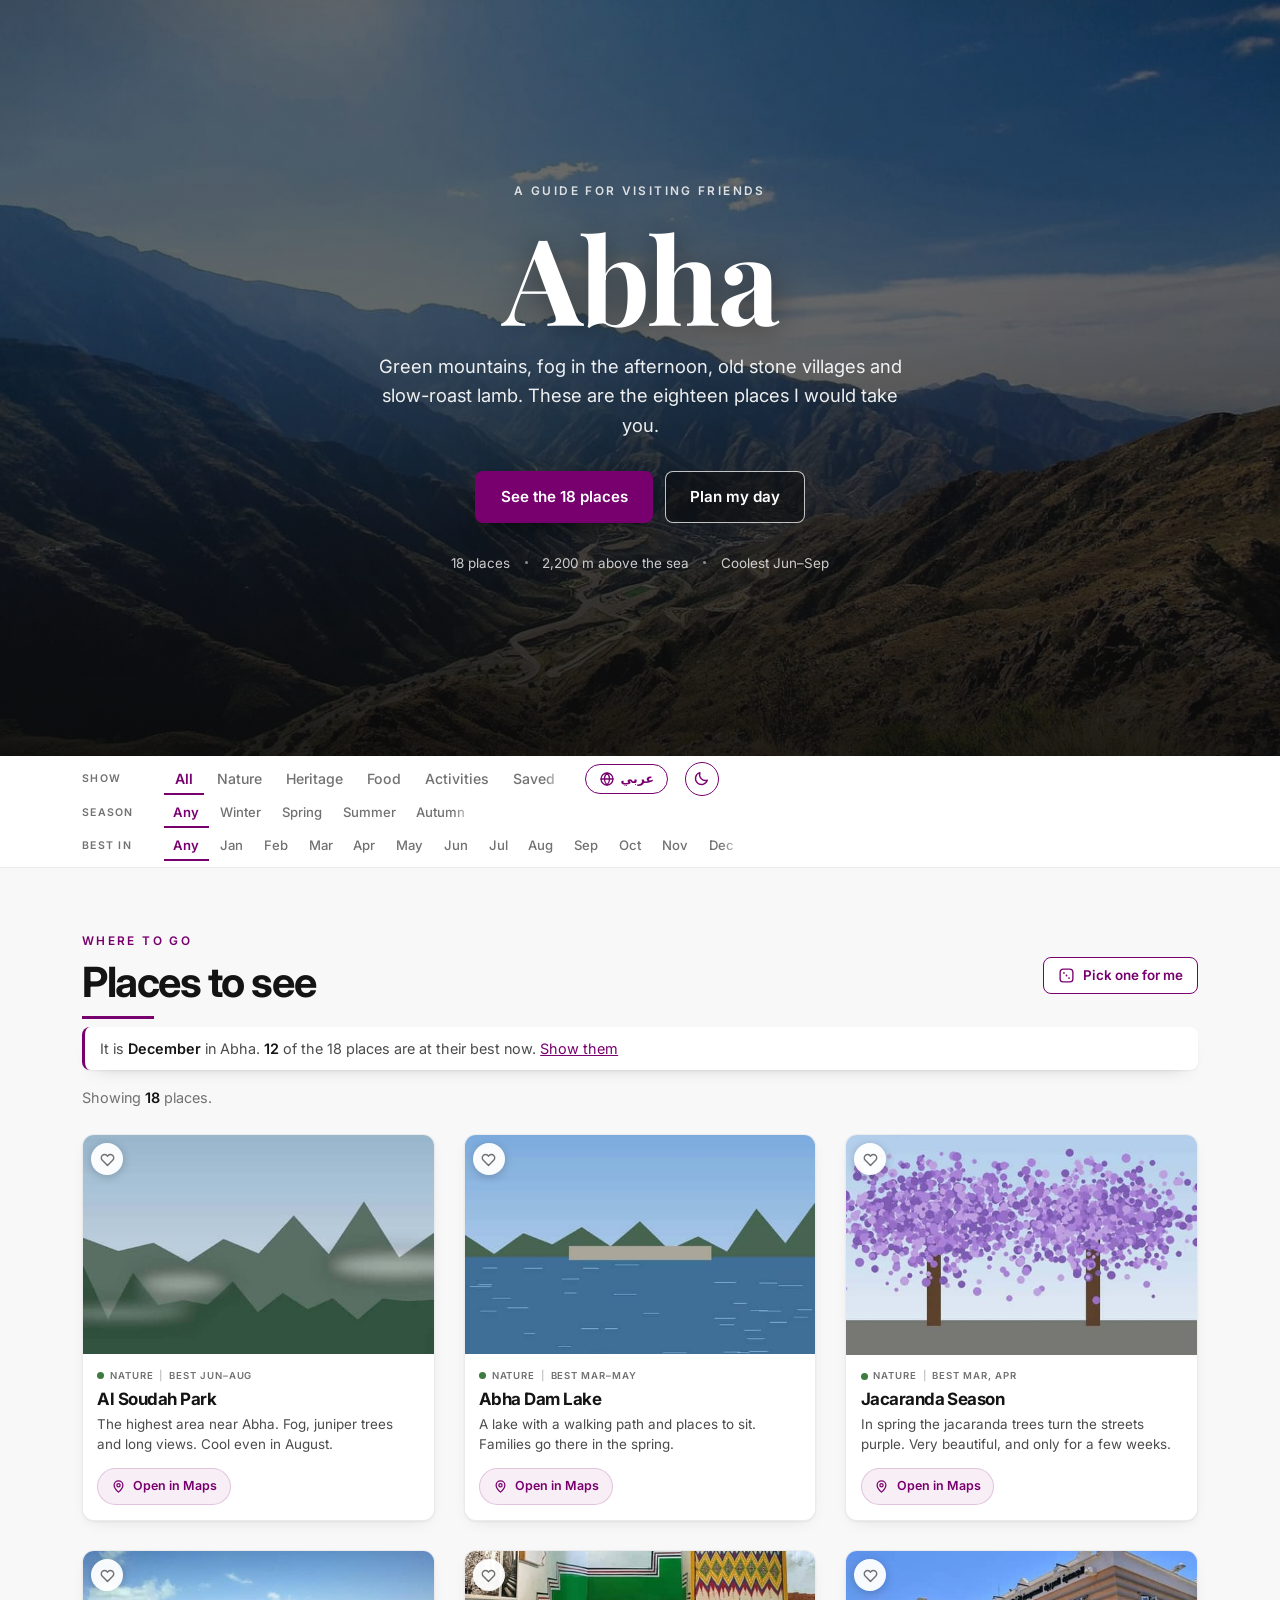
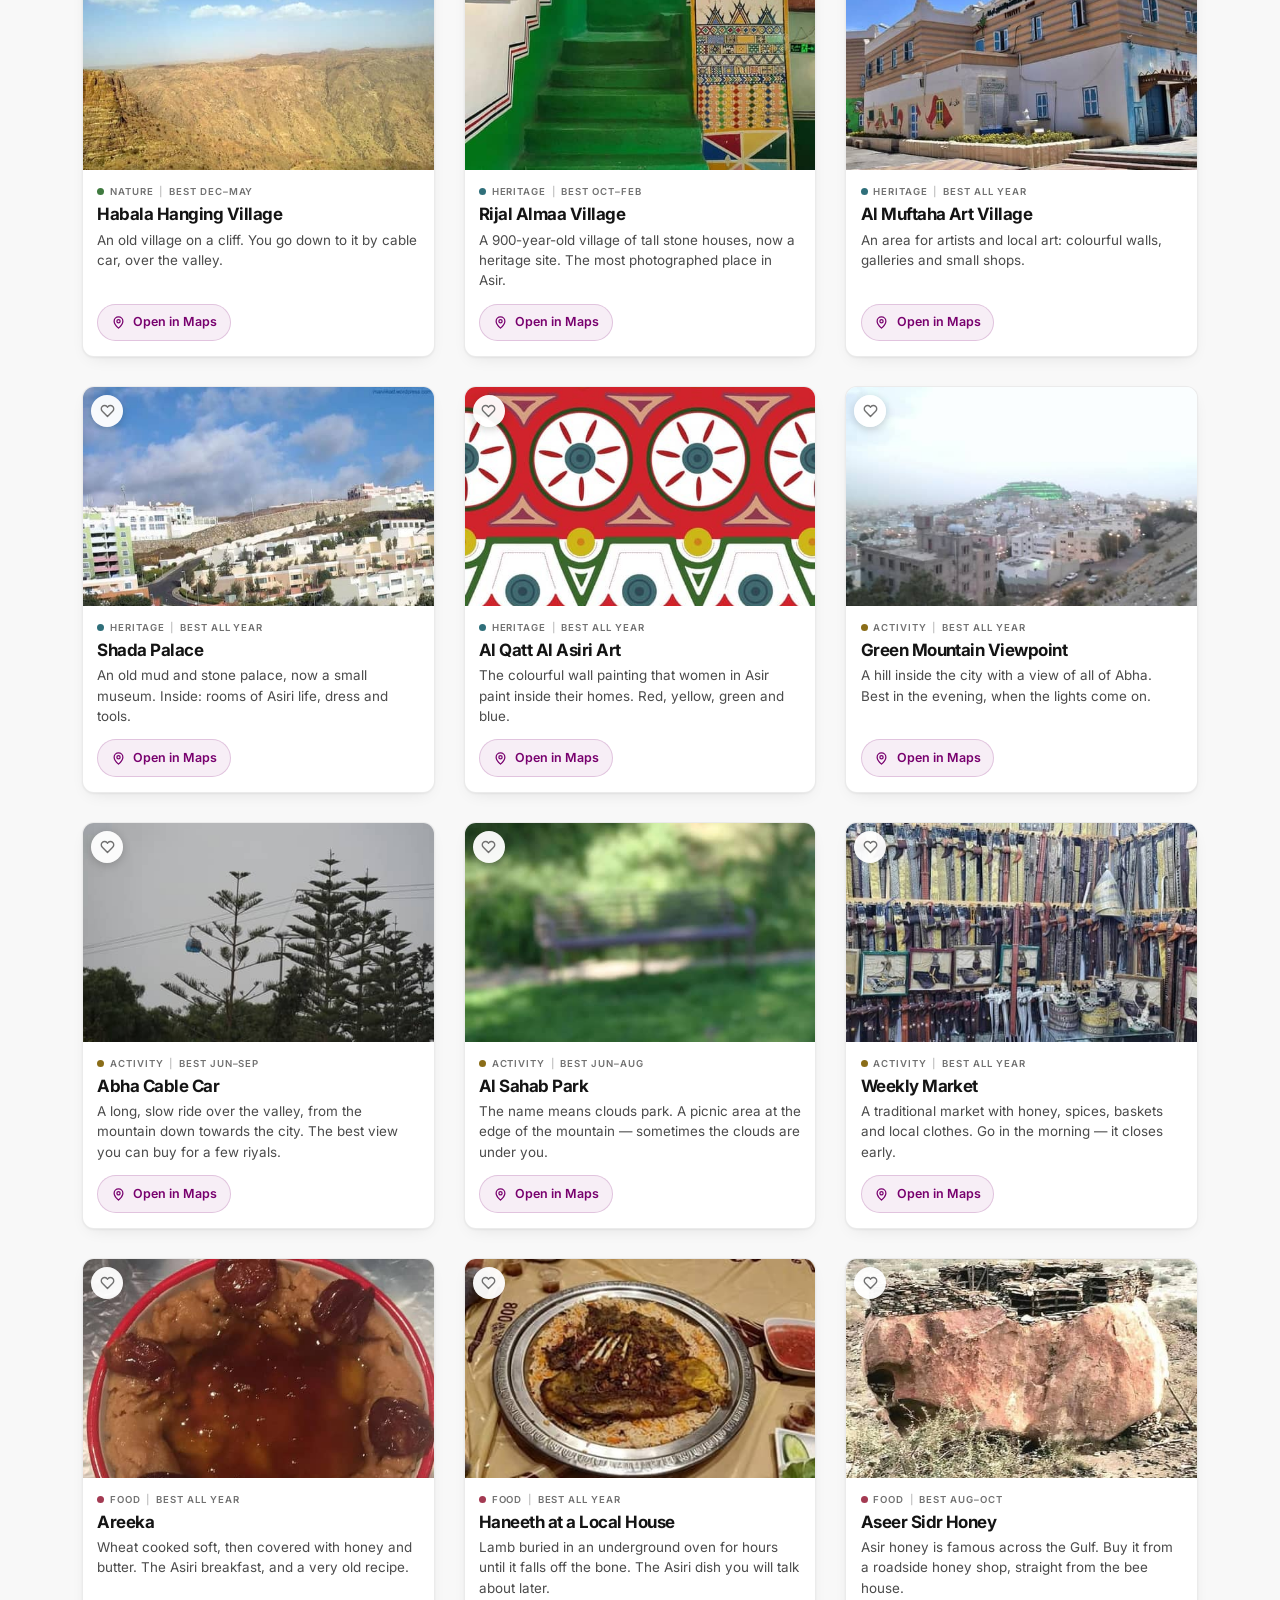
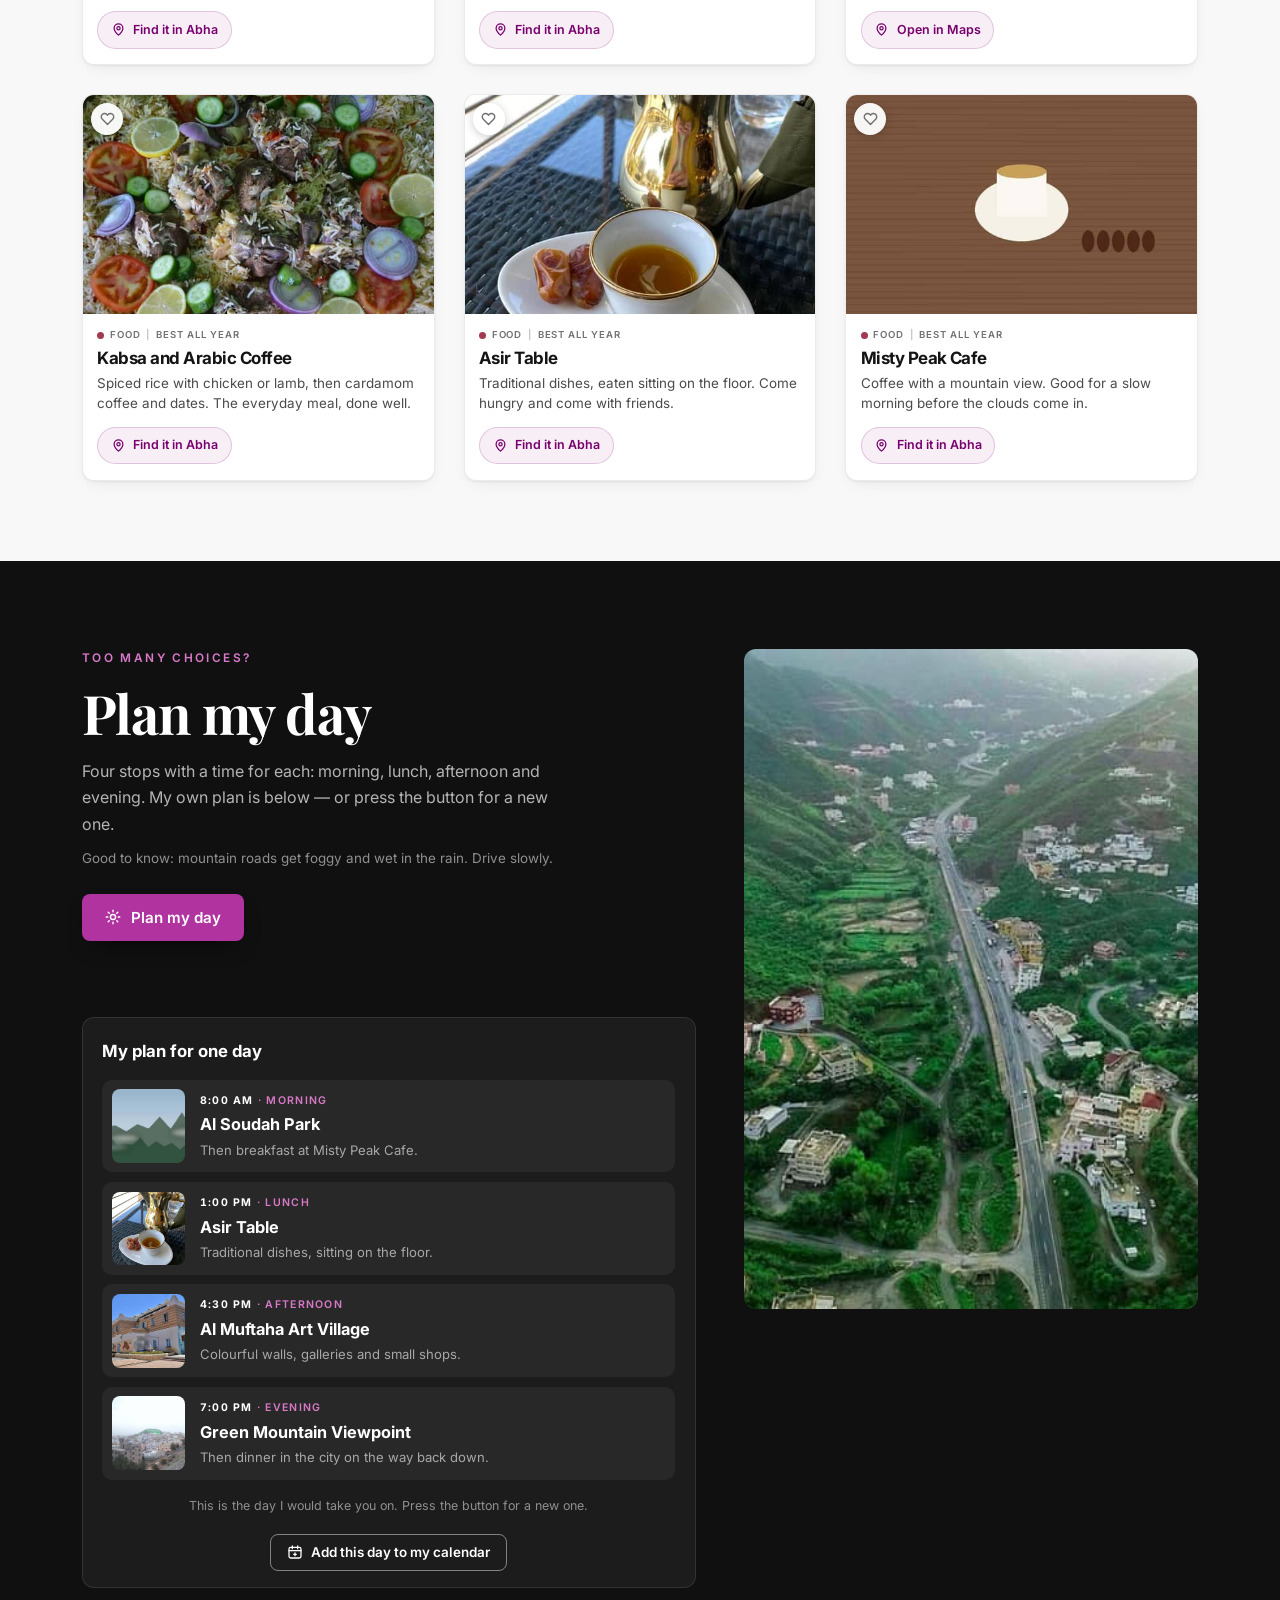
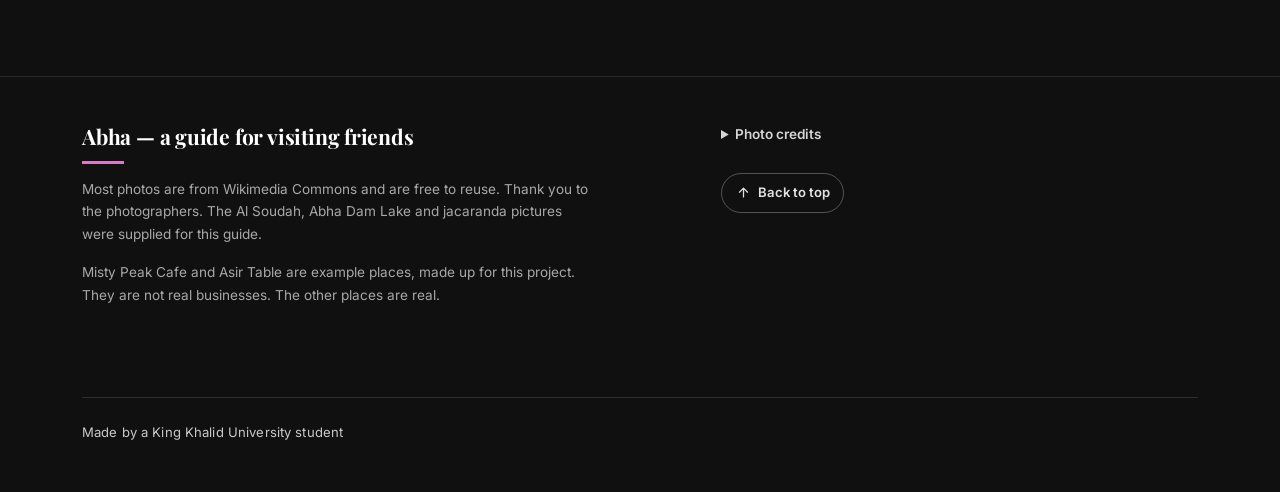
<file: abha/index.html>
<!DOCTYPE html>
<html lang="en" dir="ltr">
<head>
<meta charset="utf-8">
<meta name="viewport" content="width=device-width, initial-scale=1">
<title>Abha — A Guide for Visiting Friends</title>
<meta name="description" content="A photo guide to Abha, Saudi Arabia: 18 places in the Asir mountains — nature, heritage, food and activities. Filter by type, pick a season or a month, or let it plan your day.">
<meta name="theme-color" content="#101010">
<link rel="icon" href="favicon.svg" type="image/svg+xml">

<meta property="og:type" content="website">
<meta property="og:title" content="Abha — A Guide for Visiting Friends">
<meta property="og:description" content="18 places in the Asir mountains: nature, heritage, food and activities. Filter by type, season or month.">
<!-- A sharing card needs the whole web address. WhatsApp and the
     other apps will not fill in the missing part of a short one,
     so the picture never appears. -->
<meta property="og:url" content="https://aishift-test.github.io/h0-s011/abha/">
<meta property="og:image" content="https://aishift-test.github.io/h0-s011/abha/img/sarawat.jpg">
<meta property="og:image:alt" content="Green mountain ridges and a road running through a valley in the Asir region">
<meta property="og:locale" content="en">
<meta property="og:locale:alternate" content="ar">
<meta name="twitter:card" content="summary_large_image">
<meta name="twitter:image" content="https://aishift-test.github.io/h0-s011/abha/img/sarawat.jpg">

<link rel="preconnect" href="https://fonts.googleapis.com">
<link rel="preconnect" href="https://fonts.gstatic.com" crossorigin>
<link href="https://fonts.googleapis.com/css2?family=Playfair+Display:wght@600;700&family=Inter:wght@400;500;600;700&family=El+Messiri:wght@500;600;700&family=IBM+Plex+Sans+Arabic:wght@400;500;600;700&display=swap" rel="stylesheet">
<!-- The ?v= number is a version stamp. Change it whenever styles.css
     or script.js changes, so a phone never mixes an old copy of one
     file with a new copy of the other. -->
<link rel="stylesheet" href="styles.css?v=24">

<script>
  /* Remember which language was picked last time, and say so before
     the page paints, so the Arabic font is ready. The page keeps the
     same left-to-right shape in both languages; script.js does the
     words. */
  try {
    if (window.localStorage.getItem("abha-lang-v1") === "ar") {
      document.documentElement.lang = "ar";
    }
  } catch (e) { /* private browsing — English is fine */ }

  /* Dark colours or light? Same idea: decide now, before the page
     paints, so the page never flashes white first. If you have
     never pressed the button, follow your own computer's setting. */
  try {
    var theme = window.localStorage.getItem("abha-theme-v1");
    if (theme !== "dark" && theme !== "light") {
      theme = (window.matchMedia &&
               window.matchMedia("(prefers-color-scheme: dark)").matches)
        ? "dark" : "light";
    }
    document.documentElement.setAttribute("data-theme", theme);
  } catch (e) {
    document.documentElement.setAttribute("data-theme", "light");
  }

  /* Tell the stylesheet that the script is running. The "slide in as
     you scroll" rules only apply with this class, so if the script
     ever fails the page is simply still — never blank. */
  document.documentElement.classList.add("js");
</script>
</head>
<body>

<!-- ============ HERO ============ -->
<header class="hero" id="top">
  <!-- two sizes of the same photo: a phone takes the small one, which
       is a quarter of the bytes, so the page is not grey while it
       arrives. "sizes" says the photo is as wide as the screen. -->
  <img class="hero-img" src="img/sarawat.jpg"
       srcset="img/sarawat-sm.jpg 800w, img/sarawat.jpg 1400w" sizes="100vw"
       width="1400" height="787" fetchpriority="high"
       alt="Green mountain ridges and a road running through a valley in the Asir region"
       data-en-alt="Green mountain ridges and a road running through a valley in the Asir region"
       data-ar-alt="سلاسل جبال خضراء وطريق يمر في وادٍ في منطقة عسير">
  <div class="hero-veil" aria-hidden="true"></div>
  <div class="hero-inner wrap">
    <p class="kicker anim"
       data-en="A guide for visiting friends"
       data-ar="دليل لأصدقائي الزائرين">A guide for visiting friends</p>
    <h1 class="anim" style="--d:70ms" data-en="Abha" data-ar="أبها">Abha</h1>
    <p class="lede anim" style="--d:140ms"
       data-en="Green mountains, fog in the afternoon, old stone villages and slow-roast lamb. These are the eighteen places I would take you."
       data-ar="جبال خضراء، وضباب بعد الظهر، وقرى حجرية قديمة، ولحم يُطبخ ببطء. هذه هي الأماكن الثمانية عشر التي سآخذكم إليها.">Green mountains, fog in the afternoon, old stone villages and slow-roast lamb.
      These are the eighteen places I would take you.</p>
    <div class="hero-actions anim" style="--d:210ms">
      <a class="hero-cta" href="#places"
         data-en="See the 18 places" data-ar="شاهد الأماكن الـ 18">See the 18 places</a>
      <a class="hero-cta hero-cta-ghost" href="#planner"
         data-en="Plan my day" data-ar="خطّط يومي">Plan my day</a>
    </div>
    <ul class="hero-facts">
      <li data-en="18 places" data-ar="18 مكاناً">18 places</li>
      <li data-en="2,200 m above the sea" data-ar="2,200 متر فوق سطح البحر">2,200 m above the sea</li>
      <li data-en="Coolest Jun–Sep" data-ar="الأجمل يونيو–سبتمبر">Coolest Jun–Sep</li>
    </ul>
  </div>
</header>

<!-- ============ TOOLBAR ============ -->
<div class="toolbar" id="toolbar">
  <div class="wrap">
    <div class="row" role="group" aria-label="Filter by type" data-en-aria="Filter by type" data-ar-aria="تصفية حسب النوع">
      <span class="row-label" data-en="Show" data-ar="اعرض">Show</span>
      <div class="scroller" id="filters">
        <button type="button" class="chip is-on" data-filter="all" data-en="All" data-ar="الكل">All</button>
        <button type="button" class="chip" data-filter="nature" data-en="Nature" data-ar="طبيعة">Nature</button>
        <button type="button" class="chip" data-filter="heritage" data-en="Heritage" data-ar="تراث">Heritage</button>
        <button type="button" class="chip" data-filter="food" data-en="Food" data-ar="طعام">Food</button>
        <button type="button" class="chip" data-filter="activities" data-en="Activities" data-ar="أنشطة">Activities</button>
        <button type="button" class="chip" data-filter="saved" data-en="Saved" data-ar="المحفوظة">Saved</button>
      </div>
      <button type="button" class="lang-btn" id="langBtn">
        <svg viewBox="0 0 24 24" width="16" height="16" aria-hidden="true" fill="none"
             stroke="currentColor" stroke-width="1.9" stroke-linecap="round" stroke-linejoin="round">
          <circle cx="12" cy="12" r="9"/>
          <path d="M3 12h18M12 3c2.6 2.7 3.9 5.7 3.9 9s-1.3 6.3-3.9 9c-2.6-2.7-3.9-5.7-3.9-9S9.4 5.7 12 3z"/>
        </svg>
        <span id="langBtnText">عربي</span>
      </button>
      <button type="button" class="theme-btn" id="themeBtn" aria-pressed="false"
              data-en-aria="Dark colours" data-ar-aria="ألوان داكنة">
        <svg class="ico-moon" viewBox="0 0 24 24" width="17" height="17" aria-hidden="true" fill="none"
             stroke="currentColor" stroke-width="1.9" stroke-linecap="round" stroke-linejoin="round">
          <path d="M20.2 14.3A8.3 8.3 0 0 1 9.7 3.8a8.5 8.5 0 1 0 10.5 10.5z"/>
        </svg>
        <svg class="ico-sun" viewBox="0 0 24 24" width="17" height="17" aria-hidden="true" fill="none"
             stroke="currentColor" stroke-width="1.9" stroke-linecap="round" stroke-linejoin="round">
          <circle cx="12" cy="12" r="4.2"/>
          <path d="M12 2.6v2.2M12 19.2v2.2M2.6 12h2.2M19.2 12h2.2M5.4 5.4l1.6 1.6M17 17l1.6 1.6M18.6 5.4L17 7M7 17l-1.6 1.6"/>
        </svg>
      </button>
    </div>
    <div class="row" role="group" aria-label="Filter by season" data-en-aria="Filter by season" data-ar-aria="تصفية حسب الموسم">
      <span class="row-label" data-en="Season" data-ar="الموسم">Season</span>
      <div class="scroller" id="seasons">
        <button type="button" class="season is-on" data-season="0" data-en="Any" data-ar="أي موسم">Any</button>
        <button type="button" class="season" data-season="winter" data-en="Winter" data-ar="الشتاء">Winter</button>
        <button type="button" class="season" data-season="spring" data-en="Spring" data-ar="الربيع">Spring</button>
        <button type="button" class="season" data-season="summer" data-en="Summer" data-ar="الصيف">Summer</button>
        <button type="button" class="season" data-season="autumn" data-en="Autumn" data-ar="الخريف">Autumn</button>
      </div>
    </div>
    <div class="row" role="group" aria-label="Pick a month" data-en-aria="Pick a month" data-ar-aria="اختر شهراً">
      <span class="row-label" data-en="Best in" data-ar="الأفضل في">Best in</span>
      <div class="scroller" id="months">
        <button type="button" class="month is-on" data-month="0" data-en="Any" data-ar="أي شهر">Any</button>
        <button type="button" class="month" data-month="1" data-en="Jan" data-ar="يناير">Jan</button>
        <button type="button" class="month" data-month="2" data-en="Feb" data-ar="فبراير">Feb</button>
        <button type="button" class="month" data-month="3" data-en="Mar" data-ar="مارس">Mar</button>
        <button type="button" class="month" data-month="4" data-en="Apr" data-ar="أبريل">Apr</button>
        <button type="button" class="month" data-month="5" data-en="May" data-ar="مايو">May</button>
        <button type="button" class="month" data-month="6" data-en="Jun" data-ar="يونيو">Jun</button>
        <button type="button" class="month" data-month="7" data-en="Jul" data-ar="يوليو">Jul</button>
        <button type="button" class="month" data-month="8" data-en="Aug" data-ar="أغسطس">Aug</button>
        <button type="button" class="month" data-month="9" data-en="Sep" data-ar="سبتمبر">Sep</button>
        <button type="button" class="month" data-month="10" data-en="Oct" data-ar="أكتوبر">Oct</button>
        <button type="button" class="month" data-month="11" data-en="Nov" data-ar="نوفمبر">Nov</button>
        <button type="button" class="month" data-month="12" data-en="Dec" data-ar="ديسمبر">Dec</button>
      </div>
    </div>
  </div>
</div>

<main>
  <!-- ============ PLACES ============ -->
  <section class="places" id="places">
    <div class="wrap">
      <div class="places-head">
        <div class="places-head-text">
          <p class="kicker kicker-accent anim" data-en="Where to go" data-ar="إلى أين تذهب">Where to go</p>
          <h2 class="section-title anim" style="--d:70ms" data-en="Places to see" data-ar="أماكن تستحق الزيارة">Places to see</h2>
        </div>
        <button type="button" class="btn-pick" id="pickBtn">
          <svg viewBox="0 0 24 24" width="17" height="17" aria-hidden="true" fill="none"
               stroke="currentColor" stroke-width="1.9" stroke-linecap="round" stroke-linejoin="round">
            <rect x="3" y="3" width="18" height="18" rx="4.5"/>
            <circle cx="8.4" cy="8.4" r="1.25" fill="currentColor" stroke="none"/>
            <circle cx="12" cy="12" r="1.25" fill="currentColor" stroke="none"/>
            <circle cx="15.6" cy="15.6" r="1.25" fill="currentColor" stroke="none"/>
          </svg>
          <span data-en="Pick one for me" data-ar="اختر لي مكاناً">Pick one for me</span>
        </button>
      </div>
      <p class="nowline" id="nowline" hidden></p>
      <p class="status" id="status" aria-live="polite"></p>
      <ul class="grid" id="grid"></ul>
      <p class="empty" id="empty" hidden>
        Nothing matches that. <button type="button" class="link" id="reset">Show everything</button>
      </p>
      <noscript>
        <p class="empty">
          <span class="empty-title"
                data-en="This guide needs JavaScript"
                data-ar="هذا الدليل يحتاج إلى JavaScript">This guide needs JavaScript</span>
          <span class="empty-line"
                data-en="Turn it on to see the 18 places."
                data-ar="شغّله لعرض الأماكن الثمانية عشر.">Turn it on to see the 18 places.</span>
        </p>
      </noscript>
    </div>
  </section>

  <!-- ============ PLAN MY DAY ============ -->
  <section class="planner" id="planner">
    <div class="wrap planner-wrap">
      <div class="planner-copy">
        <p class="kicker kicker-dark" data-en="Too many choices?" data-ar="خيارات كثيرة؟">Too many choices?</p>
        <h2 class="anim" style="--d:70ms" data-en="Plan my day" data-ar="خطّط يومي">Plan my day</h2>
        <p class="planner-lede anim" style="--d:140ms"
           data-en="Four stops with a time for each: morning, lunch, afternoon and evening. My own plan is below — or press the button for a new one."
           data-ar="أربع محطات، ولكل محطة وقت: الصباح، والغداء، وبعد الظهر، والمساء. خطتي أنا في الأسفل — أو اضغط الزر لتحصل على خطة جديدة.">Four stops with a time for each: morning, lunch, afternoon and evening.
          My own plan is below — or press the button for a new one.</p>
        <p class="planner-note"
           data-en="Good to know: mountain roads get foggy and wet in the rain. Drive slowly."
           data-ar="معلومة مفيدة: طرق الجبال يغطيها الضباب وتبتل بالمطر. اِقُد ببطء.">Good to know: mountain roads get foggy and wet in the rain. Drive slowly.</p>
        <button type="button" class="btn-plan" id="planBtn">
          <svg viewBox="0 0 24 24" width="18" height="18" aria-hidden="true" fill="none"
               stroke="currentColor" stroke-width="1.9" stroke-linecap="round" stroke-linejoin="round">
            <path d="M12 3v2M12 19v2M3 12h2M19 12h2M5.6 5.6l1.4 1.4M17 17l1.4 1.4M18.4 5.6L17 7M7 17l-1.4 1.4"/>
            <circle cx="12" cy="12" r="3.4"/>
          </svg>
          <span id="planBtnText">Plan my day</span>
        </button>
      </div>

      <div class="planner-panel anim" id="planPanel">
        <p class="plan-title" id="planTitle">My plan for one day</p>
        <ol class="plan" id="plan"></ol>
        <p class="plan-foot" id="planFoot"></p>
        <div class="ics-wrap">
          <button type="button" class="btn-ics" id="icsBtn">
            <svg viewBox="0 0 24 24" width="16" height="16" aria-hidden="true" fill="none"
                 stroke="currentColor" stroke-width="1.9" stroke-linecap="round" stroke-linejoin="round">
              <rect x="3" y="5" width="18" height="16" rx="2.5"/>
              <path d="M3 10h18M8 3v4M16 3v4M12 13.5v4M10 15.5h4"/>
            </svg>
            <span data-en="Add this day to my calendar" data-ar="أضف هذا اليوم إلى تقويمي">Add this day to my calendar</span>
          </button>
          <p class="ics-note" id="icsNote" hidden></p>
        </div>
      </div>

      <!-- this photo is hidden on a phone, so let it wait until it is
           really needed instead of using up the phone's data -->
      <img class="planner-art" src="img/rijal-almaa.jpg" width="900" height="507"
           loading="lazy" decoding="async"
           alt="Looking down over the green Rijal Almaa valley and its villages"
           data-en-alt="Looking down over the green Rijal Almaa valley and its villages"
           data-ar-alt="إطلالة من الأعلى على وادي رجال ألمع الأخضر وقراه">
    </div>
  </section>
</main>

<!-- ============ FOOTER ============ -->
<footer class="foot">
  <div class="wrap foot-wrap">
    <div class="foot-about">
      <p class="foot-title anim"
         data-en="Abha — a guide for visiting friends"
         data-ar="أبها — دليل لأصدقائي الزائرين">Abha — a guide for visiting friends</p>
      <p class="foot-note"
         data-en="Most photos are from Wikimedia Commons and are free to reuse. Thank you to the photographers. The Al Soudah, Abha Dam Lake and jacaranda pictures were supplied for this guide."
         data-ar="معظم الصور من ويكيميديا كومنز ومسموح بإعادة استخدامها. شكراً للمصوّرين. صور السودة وبحيرة سد أبها والجاكرندا مُقدَّمة لهذا الدليل.">Most photos are from Wikimedia Commons and are free to reuse. Thank you to the photographers.
        The Al Soudah, Abha Dam Lake and jacaranda pictures were supplied for this guide.</p>
      <p class="foot-note"
         data-en="Misty Peak Cafe and Asir Table are example places, made up for this project. They are not real businesses. The other places are real."
         data-ar="مقهى قمة الضباب وسُفرة عسير مكانان تجريبيان، صُنعا لهذا المشروع. هما ليسا مكانين حقيقيين. أما بقية الأماكن فحقيقية.">Misty Peak Cafe and Asir Table are example places, made up for this project.
        They are not real businesses. The other places are real.</p>
    </div>
    <div class="foot-side">
      <details class="credits">
      <summary data-en="Photo credits" data-ar="حقوق الصور">Photo credits</summary>
      <ul>
        <li data-en="Sarawat Mountains — Richard Mortel, CC BY 2.0" data-ar="جبال السروات — Richard Mortel، CC BY 2.0">Sarawat Mountains — Richard Mortel, CC BY 2.0</li>
        <li data-en="Abha cable car — Elyas4320, CC BY-SA 4.0" data-ar="تلفريك أبها — Elyas4320، CC BY-SA 4.0">Abha cable car — Elyas4320, CC BY-SA 4.0</li>
        <li data-en="Jabal Akhdar (Green Mountain) — Wikimedia Commons, CC BY-SA 3.0" data-ar="الجبل الأخضر — ويكيميديا كومنز، CC BY-SA 3.0">Jabal Akhdar (Green Mountain) — Wikimedia Commons, CC BY-SA 3.0</li>
        <li data-en="Abha park — Wikimedia Commons, CC BY-SA 4.0" data-ar="حديقة أبها — ويكيميديا كومنز، CC BY-SA 4.0">Abha park — Wikimedia Commons, CC BY-SA 4.0</li>
        <li data-en="Rijal Almaa village — Saudi Press Agency, CC BY-SA 4.0" data-ar="قرية رجال ألمع — وكالة الأنباء السعودية، CC BY-SA 4.0">Rijal Almaa village — Saudi Press Agency, CC BY-SA 4.0</li>
        <li data-en="Rijal Almaa from the inside — Richard Mortel, CC BY 2.0" data-ar="رجال ألمع من الداخل — Richard Mortel، CC BY 2.0">Rijal Almaa from the inside — Richard Mortel, CC BY 2.0</li>
        <li data-en="Al Muftaha — Heritage Commission, CC BY-SA 4.0" data-ar="المفتاحة — هيئة التراث، CC BY-SA 4.0">Al Muftaha — Heritage Commission, CC BY-SA 4.0</li>
        <li data-en="Al Habala — Aiman titi, CC BY-SA 3.0" data-ar="حبالة — Aiman titi، CC BY-SA 3.0">Al Habala — Aiman titi, CC BY-SA 3.0</li>
        <li data-en="Palace of Abha — marviikad, CC BY-SA 2.0" data-ar="قصر أبها — marviikad، CC BY-SA 2.0">Palace of Abha — marviikad, CC BY-SA 2.0</li>
        <li data-en="Al Qatt Al Asiri pattern — Wikimedia Commons, CC BY 4.0" data-ar="نقش القط العسيري — ويكيميديا كومنز، CC BY 4.0">Al Qatt Al Asiri pattern — Wikimedia Commons, CC BY 4.0</li>
        <li data-en="Traditional market — Richard Mortel, CC BY 2.0" data-ar="السوق الشعبي — Richard Mortel، CC BY 2.0">Traditional market — Richard Mortel, CC BY 2.0</li>
        <li data-en="Areeka — Wikimedia Commons, CC0" data-ar="عريكة — ويكيميديا كومنز، CC0">Areeka — Wikimedia Commons, CC0</li>
        <li data-en="Haneeth rice — Ayshamarjana, CC BY-SA 4.0" data-ar="أرز الحنيذ — Ayshamarjana، CC BY-SA 4.0">Haneeth rice — Ayshamarjana, CC BY-SA 4.0</li>
        <li data-en="Traditional bee house — Wikimedia Commons, CC BY-SA 4.0" data-ar="بيت النحل التقليدي — ويكيميديا كومنز، CC BY-SA 4.0">Traditional bee house — Wikimedia Commons, CC BY-SA 4.0</li>
        <li data-en="Kabsa — Sammy Six, CC BY 2.0" data-ar="كبسة — Sammy Six، CC BY 2.0">Kabsa — Sammy Six, CC BY 2.0</li>
        <li data-en="Arabic coffee — Wikimedia Commons, CC BY 2.0 and CC BY-SA 4.0" data-ar="القهوة العربية — ويكيميديا كومنز، CC BY 2.0 و CC BY-SA 4.0">Arabic coffee — Wikimedia Commons, CC BY 2.0 and CC BY-SA 4.0</li>
      </ul>
      <p class="credits-link">
        <a href="https://commons.wikimedia.org/wiki/Category:Abha" target="_blank" rel="noopener"
           data-en="See all on Wikimedia Commons" data-ar="شاهد الكل على ويكيميديا كومنز">See all on Wikimedia Commons</a>
      </p>
    </details>
      <p class="foot-top">
        <a class="to-top" href="#top">
          <svg viewBox="0 0 24 24" width="15" height="15" aria-hidden="true" fill="none"
               stroke="currentColor" stroke-width="2" stroke-linecap="round" stroke-linejoin="round">
            <path d="M12 19V5M5.5 11.5 12 5l6.5 6.5"/>
          </svg>
          <span data-en="Back to top" data-ar="إلى الأعلى">Back to top</span>
        </a>
      </p>
    </div>
    <!-- who made it. Spans the whole footer, under both columns. -->
    <p class="foot-made anim"
       data-en="Made by a King Khalid University student"
       data-ar="من إعداد طالب في جامعة الملك خالد">Made by a King Khalid University student</p>
  </div>
</footer>

<!-- shows for a few seconds after "Pick one for me", so the button
     is still in reach once the page has jumped down to the card -->
<div class="pick-toast" id="pickToast" hidden>
  <span data-en="Picked for you" data-ar="اخترت لك">Picked for you</span>
  <button type="button" id="pickAgain" data-en="Pick again" data-ar="اختر مرة أخرى">Pick again</button>
</div>

<!-- ============ A BIGGER LOOK AT A PHOTO ============
     Press a photo on a card and it opens here, as big as the
     screen allows, with the whole photo showing (the card cuts
     it to a wide shape). Escape, the X, or a press on the dark
     part closes it. The two arrows and the arrow keys move to
     the next photo on the page. It stays empty until you press
     a photo, and it is written again in the other language if
     you switch while it is open. -->
<div class="lightbox" id="lightbox" hidden>
  <div class="lb-scrim"></div>
  <div class="lb-box" role="dialog" aria-modal="true" aria-labelledby="lbName">
    <img class="lb-img" id="lbImg" alt="" width="760" height="570" decoding="async">
    <div class="lb-cap">
      <p class="lb-name" id="lbName"></p>
      <p class="lb-line" id="lbLine"></p>
    </div>
    <!-- the two arrows sit at the sides of the screen on a computer,
         where there is room beside the photo, and in a row under the
         photo on a phone, where the photo is as wide as the screen -->
    <div class="lb-nav">
      <button type="button" class="lb-btn lb-prev" id="lbPrev"
              data-en-aria="Previous photo" data-ar-aria="الصورة السابقة">
        <svg viewBox="0 0 24 24" width="22" height="22" aria-hidden="true" fill="none"
             stroke="currentColor" stroke-width="2.1" stroke-linecap="round" stroke-linejoin="round">
          <path d="M15 5l-7 7 7 7"/>
        </svg>
      </button>
      <button type="button" class="lb-btn lb-next" id="lbNext"
              data-en-aria="Next photo" data-ar-aria="الصورة التالية">
        <svg viewBox="0 0 24 24" width="22" height="22" aria-hidden="true" fill="none"
             stroke="currentColor" stroke-width="2.1" stroke-linecap="round" stroke-linejoin="round">
          <path d="M9 5l7 7-7 7"/>
        </svg>
      </button>
    </div>
    <button type="button" class="lb-btn lb-close" id="lbClose"
            data-en-aria="Close the photo" data-ar-aria="أغلق الصورة">
      <svg viewBox="0 0 24 24" width="20" height="20" aria-hidden="true" fill="none"
           stroke="currentColor" stroke-width="2.1" stroke-linecap="round">
        <path d="M6 6l12 12M18 6L6 18"/>
      </svg>
    </button>
  </div>
</div>

<script src="script.js?v=24"></script>
</body>
</html>
</file>
<file: styles.css>
/* =========================================================
   Breakthrough Author Live — landing page styles
   Colours, sizes and spacing come from brief/landing-page-sample.jpg
   ========================================================= */

:root {
  --navy: #1e2540;
  --navy-deep: #171d33;
  --navy-card: #252c4a;
  --navy-icon: #2c3144;
  --cream: #f7f6f1;
  --white: #ffffff;

  --gold: #b8a050;
  --gold-bright: #c9ae5c;
  --gold-soft: #d9c583;
  --gold-ink: #836d2c;

  --ink: #2b2f45;
  --ink-soft: #5f6478;
  --muted: #696e80;
  --dark-text: #d9dbe3;
  --dark-muted: #a6abbe;

  --red: #e06a6a;

  --radius: 10px;
  --radius-lg: 14px;
  --shadow: 0 14px 34px -18px rgba(24, 32, 64, 0.45);
  --shadow-card: 0 1px 2px -1px rgba(24, 32, 64, 0.12), 0 18px 40px -26px rgba(24, 32, 64, 0.45);
  --hair-light: rgba(30, 37, 64, 0.08);
  --hair-dark: rgba(255, 255, 255, 0.09);
  --gold-line: linear-gradient(90deg, rgba(184, 160, 80, 0), #b8a050 50%, rgba(184, 160, 80, 0));
  --serif: "Playfair Display", Georgia, "Times New Roman", serif;
  --sans: "Inter", system-ui, -apple-system, "Segoe UI", Roboto, sans-serif;
}

* { box-sizing: border-box; }

html { scroll-behavior: smooth; -webkit-text-size-adjust: 100%; }

body {
  margin: 0;
  font-family: var(--sans);
  font-size: 0.94rem;
  line-height: 1.75;
  color: var(--ink);
  background: var(--cream);
  overflow-x: hidden;
  -webkit-font-smoothing: antialiased;
  -moz-osx-font-smoothing: grayscale;
}

section[id] { scroll-margin-top: 64px; }

img, svg { max-width: 100%; }

h1, h2, h3 {
  font-family: var(--serif);
  font-weight: 700;
  margin: 0 0 0.6em;
  letter-spacing: -0.005em;
}

h1 { font-size: clamp(1.3rem, 5.6vw, 2.9rem); line-height: 1.12; }
h2 { font-size: clamp(1.25rem, 5.35vw, 2.4rem); line-height: 1.12; }
h3 { font-size: clamp(1.05rem, 4.75vw, 1.3rem); line-height: 1.25; }

p { margin: 0 0 1em; }

a { color: inherit; }

.wrap {
  width: 100%;
  max-width: 1080px;
  margin: 0 auto;
  padding: 0 2rem;
}

.gold { color: var(--gold-bright); }
.light .gold, .sec.light .gold { color: var(--gold-ink); }
.red { color: var(--red); }

/* ---------- buttons ---------- */
.btn {
  display: block;
  width: 100%;
  max-width: 520px;
  margin: 1.3rem auto 0;
  padding: 1rem 1.1rem;
  text-align: center;
  text-decoration: none;
  font-family: var(--sans);
  font-size: 0.84rem;
  line-height: 1.2;
  font-weight: 800;
  letter-spacing: 0.11em;
  text-transform: uppercase;
  color: #1b2140;
  background: linear-gradient(180deg, #d2bc6c 0%, #bda65a 48%, #a38b3c 100%);
  border: 1px solid rgba(122, 101, 41, 0.4);
  border-radius: 8px;
  box-shadow: inset 0 1px 0 rgba(255, 255, 255, 0.5), inset 0 -1px 0 rgba(90, 72, 24, 0.22),
    0 10px 22px -10px rgba(184, 160, 80, 0.65);
  transition: transform 0.16s ease, box-shadow 0.16s ease, filter 0.16s ease;
}

.btn:hover {
  filter: brightness(1.04);
  box-shadow: inset 0 1px 0 rgba(255, 255, 255, 0.55), inset 0 -1px 0 rgba(90, 72, 24, 0.22),
    0 16px 30px -10px rgba(184, 160, 80, 0.85);
}
.btn:active { transform: translateY(1px); box-shadow: inset 0 2px 5px rgba(90, 72, 24, 0.3); }
.btn:focus-visible { outline: 3px solid var(--gold-soft); outline-offset: 3px; }

.note {
  margin: 0.55rem 0 0;
  text-align: center;
  font-size: 0.7rem;
  font-style: italic;
  color: var(--muted);
}

/* ---------- header ---------- */
.site-header {
  position: sticky;
  top: 0;
  z-index: 60;
  background: rgba(26, 32, 56, 0.92);
  backdrop-filter: blur(10px) saturate(140%);
  border-bottom: 1px solid rgba(255, 255, 255, 0.08);
  box-shadow: 0 1px 0 rgba(184, 160, 80, 0.16), 0 10px 30px -22px rgba(0, 0, 0, 0.9);
}

.header-inner {
  display: flex;
  align-items: center;
  justify-content: space-between;
  min-height: 52px;
}

.brand {
  font-family: var(--serif);
  font-size: 1.05rem;
  font-weight: 700;
  color: #fff;
  text-decoration: none;
}

.brand em { font-style: italic; color: var(--gold-bright); font-weight: 600; }

.burger {
  width: 38px;
  height: 38px;
  display: grid;
  place-content: center;
  gap: 5px;
  background: none;
  border: 0;
  cursor: pointer;
  padding: 0;
}

.burger span {
  display: block;
  width: 22px;
  height: 2px;
  border-radius: 2px;
  background: #e7e9f0;
  transition: transform 0.2s ease, opacity 0.2s ease;
}

.burger[aria-expanded="true"] span:nth-child(1) { transform: translateY(7px) rotate(45deg); }
.burger[aria-expanded="true"] span:nth-child(2) { opacity: 0; }
.burger[aria-expanded="true"] span:nth-child(3) { transform: translateY(-7px) rotate(-45deg); }

.menu {
  display: flex;
  flex-direction: column;
  padding: 0.4rem 2rem 1rem;
  background: var(--navy);
  border-bottom: 1px solid rgba(255, 255, 255, 0.08);
}

.menu[hidden] { display: none; }

.menu a {
  padding: 0.65rem 0;
  color: var(--dark-text);
  text-decoration: none;
  font-size: 0.9rem;
  border-bottom: 1px solid rgba(255, 255, 255, 0.06);
  transition: color 0.16s ease;
}

.menu a:hover { color: #fff; }

/* the link to the other page in this project (the Abha guide).
   Gold, so it does not read as another section of the offer. */
.menu .menu-abha { color: var(--gold-bright); }

.menu .menu-cta {
  margin-top: 0.8rem;
  padding: 0.8rem 1rem;
  text-align: center;
  border: 0;
  border-radius: 8px;
  background: var(--gold);
  color: #1b2140;
  font-weight: 800;
  letter-spacing: 0.08em;
  text-transform: uppercase;
  font-size: 0.78rem;
}

/* ---------- sections ---------- */
.sec { padding: 2.2rem 0; }
.sec.light { background: var(--cream); color: var(--ink); }
.sec.dark {
  background: linear-gradient(180deg, #232b4c 0%, #1e2540 45%, #1a2038 100%);
  color: var(--dark-text);
}
.sec.dark h2, .sec.dark h3 { color: #fff; }
.sec.light h2 { color: var(--ink); }

.sec h2 { text-align: center; margin-bottom: 0.5rem; }
.sec h2::after {
  content: "";
  display: block;
  width: 58px;
  height: 2px;
  margin: 0.72rem auto 0;
  border-radius: 2px;
  background: var(--gold-line);
}
.sec.dark h2::after { background: linear-gradient(90deg, rgba(201, 174, 92, 0), #c9ae5c 50%, rgba(201, 174, 92, 0)); }
.sec.dark p { color: var(--dark-muted); }

.closing {
  margin-top: 1.6rem;
  text-align: center;
  font-size: 0.94rem;
  line-height: 1.65;
}

.closing strong { color: var(--ink); }
.sec.dark .closing strong { color: #fff; }

.lead { color: #fff !important; font-weight: 600; }
.lead-light { color: var(--ink) !important; font-weight: 600; }

/* ---------- 1. hero ---------- */
.hero {
  position: relative;
  background: radial-gradient(115% 78% at 50% -8%, #303a63 0%, #232b4c 42%, #1a2038 100%);
  color: #fff;
  padding: 1.1rem 0 1.7rem;
  text-align: center;
}

.hero::after {
  content: "";
  position: absolute;
  left: 0;
  right: 0;
  bottom: 0;
  height: 1px;
  background: linear-gradient(90deg, rgba(184, 160, 80, 0), rgba(184, 160, 80, 0.45), rgba(184, 160, 80, 0));
}

.hero h1 { margin-bottom: 0.4em; }
.hero h1 .gold { display: inline; }

.hero .sub {
  color: var(--dark-muted);
  font-size: 0.75rem;
  line-height: 1.85;
  max-width: 40rem;
  margin: 0 auto 1.5rem;
}

.hero .sub .dot { color: var(--gold); }

.video {
  position: relative;
  width: 100%;
  max-width: 560px;
  margin: 0 auto;
  aspect-ratio: 16 / 9;
  display: flex;
  flex-direction: column;
  align-items: center;
  justify-content: center;
  gap: 0.7rem;
  background: radial-gradient(120% 120% at 50% 0%, #161d33 0%, #0b0e1b 55%, #05070e 100%);
  border: 1px solid rgba(255, 255, 255, 0.12);
  border-radius: var(--radius);
  box-shadow: 0 30px 55px -28px rgba(0, 0, 0, 0.95), inset 0 1px 0 rgba(255, 255, 255, 0.06);
}

.video-play {
  width: 52px;
  height: 52px;
  display: grid;
  place-items: center;
  border-radius: 50%;
  color: #10142a;
  background: linear-gradient(180deg, #d8c377 0%, #b8a050 100%);
  padding-left: 3px;
  box-shadow: 0 0 0 1px rgba(255, 255, 255, 0.35) inset, 0 0 0 10px rgba(184, 160, 80, 0.13),
    0 10px 24px -8px rgba(0, 0, 0, 0.8);
  transition: transform 0.2s ease, box-shadow 0.2s ease;
}

.video:hover .video-play {
  transform: scale(1.06);
  box-shadow: 0 0 0 1px rgba(255, 255, 255, 0.4) inset, 0 0 0 14px rgba(184, 160, 80, 0.18),
    0 12px 28px -8px rgba(0, 0, 0, 0.85);
}

.video-play svg { width: 22px; height: 22px; }

.video-label { color: #c9ccd8; font-size: 0.8rem; }

.video-badge,
.video-cc {
  position: absolute;
  bottom: 0.6rem;
  font-size: 0.66rem;
  font-weight: 600;
  letter-spacing: 0.04em;
  color: #d7dae4;
  background: rgba(6, 9, 18, 0.72);
  border: 1px solid rgba(255, 255, 255, 0.12);
  border-radius: 4px;
  padding: 0.12rem 0.36rem;
  line-height: 1.4;
}

.video-badge { right: 0.6rem; }
.video-cc { right: 3.1rem; }

.hero .btn { margin-top: 0.9rem; }

.trustbar {
  margin-top: 3.2rem;
  padding-top: 1.3rem;
  border-top: 1px solid rgba(255, 255, 255, 0.12);
  display: flex;
  flex-wrap: wrap;
  align-items: baseline;
  justify-content: center;
  gap: 0.45rem 0.55rem;
}

.logo-serif {
  font-family: var(--serif);
  font-size: 0.85rem;
  font-weight: 600;
  color: #868da0;
  letter-spacing: 0.05em;
}

.trust-note { font-size: 0.62rem; color: #8b92a8; }

/* ---------- 2. sound familiar ---------- */
.checklist { list-style: none; margin: 0; padding: 0; display: grid; gap: 0.8rem; }

.checklist li {
  position: relative;
  background: var(--white);
  border: 1px solid var(--hair-light);
  border-left: 4px solid var(--gold);
  border-radius: 8px;
  padding: 0.85rem 1rem 0.85rem 3rem;
  box-shadow: 0 1px 2px -1px rgba(24, 32, 64, 0.08), 0 12px 24px -22px rgba(24, 32, 64, 0.55);
  font-size: 0.94rem;
  line-height: 1.6;
  transition: transform 0.16s ease, box-shadow 0.16s ease;
}

.checklist li:hover {
  transform: translateX(2px);
  box-shadow: 0 1px 2px -1px rgba(24, 32, 64, 0.1), 0 16px 28px -20px rgba(24, 32, 64, 0.6);
}

.checklist li::before {
  content: "";
  position: absolute;
  left: 1rem;
  top: 1.4rem;
  width: 15px;
  height: 2px;
  border-radius: 2px;
  background: var(--gold);
}

/* ---------- 3. about ---------- */
.photo-frame {
  width: 156px;
  height: 157px;
  margin: 0 auto 1.5rem;
  display: flex;
  flex-direction: column;
  align-items: center;
  justify-content: center;
  gap: 0.4rem;
  color: #9aa1b5;
  background: rgba(255, 255, 255, 0.05);
  border: 1.5px solid var(--gold);
  border-radius: 10px;
}

.photo-frame svg { width: 52px; height: 52px; }
.photo-frame span { font-size: 0.72rem; letter-spacing: 0.06em; }

.sec.dark p { text-align: center; }
.sec.dark p strong.gold { color: var(--gold-bright); }

#about p { line-height: 1.88; }
#about { padding-bottom: 3.4rem; }

.stats {
  list-style: none;
  margin: 1.6rem 0 1.4rem;
  padding: 0;
  display: grid;
  grid-template-columns: repeat(2, 1fr);
  gap: 0.7rem;
}

.stats li {
  background: linear-gradient(180deg, rgba(255, 255, 255, 0.055) 0%, rgba(255, 255, 255, 0.012) 100%),
    var(--navy-card);
  border: 1px solid rgba(255, 255, 255, 0.08);
  border-radius: var(--radius);
  padding: 1.1rem 0.5rem;
  text-align: center;
  box-shadow: inset 0 1px 0 rgba(255, 255, 255, 0.07), 0 12px 24px -20px rgba(0, 0, 0, 0.8);
}

.stat-num {
  display: block;
  font-family: var(--serif);
  font-size: 1.6rem;
  font-weight: 700;
  color: var(--gold-bright);
  line-height: 1.1;
}

.stat-label {
  display: block;
  margin-top: 0.35rem;
  font-size: 0.58rem;
  font-weight: 600;
  letter-spacing: 0.06em;
  text-transform: uppercase;
  color: #9ba0b4;
}

/* ---------- 4. case studies ---------- */
.cards { display: grid; gap: 0.9rem; margin-bottom: 1.6rem; }
#results { padding-bottom: 3.6rem; }

.card {
  display: flex;
  flex-direction: column;
  background: var(--white);
  border: 1px solid var(--hair-light);
  border-radius: var(--radius-lg);
  padding: 1.1rem 1.1rem 1.4rem;
  text-align: center;
  box-shadow: var(--shadow-card);
}

.avatar {
  width: 68px;
  height: 68px;
  margin: 0 auto 1.15rem;
  display: grid;
  place-items: center;
  border-radius: 50%;
  color: #b0aa99;
  background: radial-gradient(circle at 50% 22%, #fbfaf6 0%, #eae7dc 62%, #ded9c9 100%);
  border: 2px solid var(--gold);
  box-shadow: 0 0 0 4px rgba(184, 160, 80, 0.1), inset 0 1px 0 #fff;
}

.avatar svg { width: 38px; height: 38px; }

.card h3 { color: var(--ink); margin-bottom: 0.5em; }

.quote {
  font-family: var(--serif);
  font-style: italic;
  color: #6b7285;
  font-size: 0.78rem;
  line-height: 1.55;
}

.gold-quote { color: var(--gold-ink); margin-bottom: 0; margin-top: auto; padding-top: 1.1rem; }

.results { list-style: none; margin: 1rem 0 0; padding: 0; text-align: left; display: grid; gap: 0.5rem; }

.results li {
  position: relative;
  padding-left: 1.35rem;
  font-size: 0.85rem;
  line-height: 1.45;
  color: var(--ink);
}

.results li::before {
  content: "\2713";
  position: absolute;
  left: 0;
  top: 0;
  color: #9aa0b0;
  font-weight: 700;
  line-height: 1.45;
}

.results .gold { color: var(--gold-ink); }

/* ---------- 5. why books fail ---------- */
.fail-block {
  display: grid;
  grid-template-columns: 34px 1fr;
  gap: 1rem;
  padding: 1.3rem 0;
  border-bottom: 1px solid rgba(255, 255, 255, 0.1);
}

.fail-block:first-of-type { padding-top: 0.2rem; }
.fail-block:last-of-type { border-bottom: 0; }

.x-icon {
  width: 30px;
  height: 30px;
  display: grid;
  place-items: center;
  border-radius: 50%;
  color: #e06a6a;
  background: rgba(224, 106, 106, 0.14);
  border: 1px solid rgba(224, 106, 106, 0.22);
  box-shadow: inset 0 1px 0 rgba(255, 255, 255, 0.06);
}

.fail-block h3 { margin-bottom: 0.5em; }
.sec.dark .fail-block p { text-align: left; }
.fail-block p:last-child { margin-bottom: 0; }

/* ---------- 6. weeks ---------- */
.week {
  background: var(--white);
  border: 1px solid var(--hair-light);
  border-radius: var(--radius-lg);
  overflow: hidden;
  box-shadow: var(--shadow-card);
  margin-bottom: 0.9rem;
}

.week-art {
  display: grid;
  place-items: center;
  padding: 0.6rem;
  background: radial-gradient(120% 130% at 50% 0%, #2b3459 0%, #212949 45%, #1a2038 100%);
}

.week-art svg { width: 200px; height: 150px; }

.week-body { padding: 1.2rem 1.1rem 1.4rem; }

.week-label {
  display: flex;
  align-items: center;
  gap: 0.55rem;
  margin: 0 0 0.35rem;
  font-size: 0.72rem;
  font-weight: 700;
  letter-spacing: 0.16em;
  text-transform: uppercase;
  color: var(--gold-ink);
}

.week-label::before {
  content: "";
  flex: 0 0 auto;
  width: 20px;
  height: 2px;
  border-radius: 2px;
  background: linear-gradient(90deg, var(--gold), rgba(184, 160, 80, 0.15));
}

.week-body h3 { font-family: var(--sans); color: var(--ink); margin-bottom: 0.4em; }
.week-body p { font-size: 0.96rem; color: var(--ink-soft); margin-bottom: 0.55em; }

.value { color: var(--gold-ink) !important; font-weight: 700; margin-bottom: 0 !important; }

/* ---------- 7. bonuses ---------- */
.bonuses { list-style: none; margin: 0; padding: 0; }

.bonuses li {
  padding: 1.15rem 0;
  border-bottom: 1px solid rgba(255, 255, 255, 0.1);
}

.bonuses li:first-child { padding-top: 0.2rem; }
.bonuses li:last-child { border-bottom: 0; }

.b-icon {
  display: grid;
  place-items: center;
  width: 48px;
  height: 48px;
  margin-bottom: 0.8rem;
  border-radius: 12px;
  color: var(--gold-bright);
  background: linear-gradient(180deg, rgba(255, 255, 255, 0.08) 0%, rgba(255, 255, 255, 0.01) 100%),
    var(--navy-icon);
  border: 1px solid rgba(255, 255, 255, 0.08);
  box-shadow: inset 0 1px 0 rgba(255, 255, 255, 0.08), 0 10px 20px -16px rgba(0, 0, 0, 0.9);
}

.b-icon svg { width: 26px; height: 26px; }

.bonuses h3 { font-family: var(--sans); margin-bottom: 0.35em; font-size: 1rem; }
.sec.dark .bonuses p { font-size: 0.78rem; line-height: 1.85; margin-bottom: 0.45em; text-align: left; }

.bonuses .value {
  font-family: var(--serif);
  font-style: italic;
  font-size: 0.95rem;
  color: var(--gold-bright) !important;
}

.total {
  margin: 1.6rem 0 0;
  text-align: center;
  font-size: 1rem;
  color: var(--dark-muted) !important;
}

.total strong {
  font-family: var(--serif);
  font-size: 1.4rem;
  color: var(--gold-bright);
  margin-left: 0.3rem;
}

/* ---------- 8. price ---------- */
#join p { text-align: left; }
#join h2 { text-align: center; }

.price-card {
  position: relative;
  margin: 1.8rem 0 0;
  padding: 1.6rem 1.2rem;
  border-radius: var(--radius-lg);
  background: radial-gradient(120% 100% at 50% 0%, #2c3559 0%, #202845 55%, #1a2038 100%);
  border: 1px solid rgba(184, 160, 80, 0.35);
  color: var(--dark-text);
  text-align: center;
  box-shadow: 0 1px 2px -1px rgba(24, 32, 64, 0.2), 0 30px 55px -30px rgba(24, 32, 64, 0.7);
}

.price-card::before {
  content: "";
  position: absolute;
  top: -1px;
  left: 12%;
  right: 12%;
  height: 2px;
  border-radius: 2px;
  background: var(--gold-line);
}

.price { margin: 0 0 1.1rem; display: flex; align-items: baseline; justify-content: center; gap: 0.9rem; }

.price-old {
  font-size: 1.4rem;
  color: #8d93a8;
  text-decoration: line-through;
  text-decoration-thickness: 2px;
}

.price-new {
  font-family: var(--serif);
  font-size: 3rem;
  font-weight: 700;
  color: var(--gold-bright);
  line-height: 1;
}

.guarantee {
  display: flex;
  gap: 0.65rem;
  align-items: flex-start;
  text-align: left;
  margin: 0;
  padding-top: 1.1rem;
  border-top: 1px solid rgba(255, 255, 255, 0.12);
  font-size: 0.88rem;
  line-height: 1.65;
  color: var(--dark-muted);
}

.g-icon { flex: 0 0 auto; color: var(--gold-bright); margin-top: 3px; }

/* ---------- 9. for you / not for you ---------- */
.fit-grid { display: grid; gap: 1.9rem; margin-bottom: 0.3rem; }

.fit-title { text-align: left; font-size: 1.2rem; }

.fit-list { list-style: none; margin: 0; padding: 0; display: grid; gap: 0.6rem; }

.fit-list li {
  position: relative;
  padding-left: 1.8rem;
  font-size: 0.92rem;
  line-height: 1.6;
  border-bottom: 1px solid rgba(255, 255, 255, 0.06);
  padding-bottom: 0.6rem;
}

.fit-list li:last-child { border-bottom: 0; }

.fit-list li::before {
  position: absolute;
  left: 0;
  top: 0;
  font-weight: 700;
  line-height: 1.6;
}

.fit-list.yes li::before { content: "\2713"; color: var(--gold-bright); }
.fit-list.no li::before { content: "\2715"; color: #e06a6a; }

.fit-list.no li { color: #9aa0b4; }

/* ---------- 10. faq ---------- */
.faq {
  background: var(--white);
  border: 1px solid var(--hair-light);
  border-radius: var(--radius);
  margin-bottom: 0.55rem;
  box-shadow: 0 1px 2px -1px rgba(24, 32, 64, 0.08), 0 12px 26px -24px rgba(24, 32, 64, 0.6);
  overflow: hidden;
  transition: border-color 0.16s ease, box-shadow 0.16s ease;
}

.faq:hover { border-color: rgba(184, 160, 80, 0.5); }
.faq[open] { border-color: rgba(184, 160, 80, 0.6); box-shadow: 0 14px 30px -24px rgba(24, 32, 64, 0.7); }

.faq summary {
  cursor: pointer;
  list-style: none;
  padding: 1rem 2.8rem 1rem 1.1rem;
  position: relative;
  font-weight: 600;
  font-size: 0.94rem;
  line-height: 1.5;
  color: var(--ink);
}

.faq summary::-webkit-details-marker { display: none; }

.faq summary::after {
  content: "+";
  position: absolute;
  right: 0.85rem;
  top: 50%;
  transform: translateY(-50%);
  width: 26px;
  height: 26px;
  display: grid;
  place-items: center;
  border-radius: 50%;
  font-size: 1.05rem;
  font-weight: 400;
  line-height: 1;
  color: var(--gold-ink);
  background: rgba(184, 160, 80, 0.12);
  transition: transform 0.2s ease, background 0.2s ease;
}

.faq summary:hover::after { background: rgba(184, 160, 80, 0.22); }
.faq[open] summary::after { content: "−"; background: rgba(184, 160, 80, 0.2); }

.faq p {
  margin: 0;
  padding: 0 1.1rem 1.1rem;
  font-size: 0.9rem;
  line-height: 1.7;
  color: var(--ink-soft);
}

/* ---------- 11. closing ---------- */
.closing-sec { text-align: center; padding-bottom: 2.4rem; }

.big-line {
  font-family: var(--serif);
  font-size: clamp(1.15rem, 4.6vw, 1.6rem);
  color: #fff !important;
  line-height: 1.35;
  margin-bottom: 0.85em;
}

.big-line.gold { color: var(--gold-bright) !important; }

.signature {
  margin-top: 1.6rem;
  font-style: italic;
  color: #9ba0b4 !important;
  font-size: 0.9rem;
}

/* ---------- footer ---------- */
.site-footer {
  position: relative;
  background: linear-gradient(180deg, #141a2e 0%, #101527 100%);
  color: #7d8296;
  padding: 1.9rem 0 2.3rem;
  text-align: center;
  font-size: 0.8rem;
}

.site-footer::before {
  content: "";
  position: absolute;
  top: 0;
  left: 0;
  right: 0;
  height: 1px;
  background: linear-gradient(90deg, rgba(184, 160, 80, 0), rgba(184, 160, 80, 0.35), rgba(184, 160, 80, 0));
}

.site-footer p { margin: 0.15rem 0; }

.brand-footer {
  font-family: var(--serif);
  font-size: 1rem;
  color: #dfe1e9;
}

.brand-footer em { font-style: italic; color: var(--gold-bright); }

/* the link to the other page in this project (the Abha guide).
   A little gold rule above it, so it reads as its own thing and
   not as part of the coaching offer. */
.site-footer .foot-abha {
  margin-top: 0.9rem;
  padding-top: 0.9rem;
  border-top: 1px solid rgba(255, 255, 255, 0.09);
}
.foot-abha a {
  /* a taller finger target than the words need, without moving
     anything: only the part you can tap grows */
  padding: 0.5rem 0.2rem;
  color: var(--gold-bright);
  text-decoration: underline;
  text-underline-offset: 0.18em;
}
.foot-abha a:hover { color: #fff; }

/* On a narrow phone the name is too long to sit beside "Also in
   this project:", so it drops to its own line — and then the whole
   line is easy to tap. */
@media (max-width: 560px) {
  .foot-abha a { display: block; }
}

/* ---------- sticky bottom button ---------- */
.sticky-cta {
  position: fixed;
  left: 0;
  right: 0;
  bottom: 0;
  z-index: 70;
  padding: 0.6rem 1rem 0.5rem;
  background: rgba(23, 29, 51, 0.97);
  backdrop-filter: blur(8px);
  border-top: 1px solid rgba(255, 255, 255, 0.12);
  transform: translateY(130%);
  transition: transform 0.25s ease;
}

.sticky-cta.is-visible { transform: translateY(0); }

.sticky-cta .btn { margin-top: 0; padding: 0.85rem 1rem; font-size: 0.78rem; }
.sticky-cta .note { margin-top: 0.3rem; font-size: 0.68rem; color: #a6abbe; }

/* ---------- reveal on scroll ---------- */
.reveal { opacity: 0; transform: translateY(16px); transition: opacity 0.55s ease, transform 0.55s ease; }
.reveal.in { opacity: 1; transform: none; }

@media (prefers-reduced-motion: reduce) {
  html { scroll-behavior: auto; }
  .reveal { opacity: 1; transform: none; transition: none; }
  .sticky-cta { transition: none; }
}

/* ---------- bigger screens ---------- */
@media (min-width: 720px) {
  body { font-size: 1rem; }

  .sec { padding: 4rem 0; }
  .hero { padding: 3rem 0 3.2rem; }

  .burger { display: none; }

  .menu {
    flex-direction: row;
    justify-content: center;
    align-items: center;
    gap: 1.6rem;
    padding: 0 2rem 0.8rem;
    background: transparent;
    border-bottom: 0;
  }

  .menu[hidden] { display: flex; }
  .menu a { position: relative; border-bottom: 0; padding: 0; font-size: 0.9rem; }
  .menu a::after {
    content: "";
    position: absolute;
    left: 0;
    right: 0;
    bottom: -6px;
    height: 1.5px;
    border-radius: 2px;
    background: var(--gold);
    transform: scaleX(0);
    transition: transform 0.2s ease;
  }
  .menu a:hover::after { transform: scaleX(1); }
  .menu .menu-cta { margin-top: 0; padding: 0.55rem 1rem; font-size: 0.75rem; }

  .header-inner { min-height: 60px; }

  .cards { grid-template-columns: repeat(3, 1fr); }

  .week { display: grid; grid-template-columns: 260px 1fr; align-items: stretch; }
  .week-art { padding: 1.8rem; }

  .fit-grid { grid-template-columns: 1fr 1fr; gap: 2.5rem; }

  .fail-block { grid-template-columns: 44px 1fr; gap: 1.3rem; }

  .checklist { grid-template-columns: 1fr 1fr; }
  .checklist li { padding-left: 3.2rem; }

  .stats { grid-template-columns: repeat(4, 1fr); }

  .sticky-cta { padding: 0.7rem 1.5rem 0.6rem; }
  .sticky-cta .btn { max-width: 520px; }
}

@media (min-width: 1024px) {
  .hero h1 { max-width: 22ch; margin-left: auto; margin-right: auto; }
}

/* =========================================================
   Video player box (opens when the hero video box is tapped)
   ========================================================= */

.video { cursor: pointer; }
.video:focus-visible { outline: 2px solid var(--gold-bright); outline-offset: 3px; }

.vmodal {
  position: fixed;
  inset: 0;
  z-index: 60;
  display: flex;
  align-items: center;
  justify-content: center;
  padding: 1.1rem;
}
.vmodal[hidden] { display: none; }

.vmodal-back {
  position: absolute;
  inset: 0;
  background: rgba(6, 9, 18, 0.82);
  backdrop-filter: blur(3px);
}

.vmodal-box {
  position: relative;
  width: 100%;
  max-width: 860px;
  background: #0b0e1b;
  border: 1px solid rgba(184, 160, 80, 0.35);
  border-radius: var(--radius-lg);
  box-shadow: 0 30px 70px -30px rgba(0, 0, 0, 0.95);
  padding: 0.7rem;
  animation: vmodal-in 0.22s ease-out;
}

@keyframes vmodal-in {
  from { opacity: 0; transform: translateY(10px) scale(0.985); }
  to   { opacity: 1; transform: none; }
}

.vmodal-x {
  position: absolute;
  top: -14px;
  right: -8px;
  width: 34px;
  height: 34px;
  display: grid;
  place-items: center;
  border-radius: 50%;
  cursor: pointer;
  color: #1b2140;
  background: linear-gradient(180deg, #d2bc6c, #b8a050);
  border: 1px solid rgba(122, 101, 41, 0.4);
  box-shadow: 0 6px 16px -8px rgba(0, 0, 0, 0.9);
}
.vmodal-x:hover { background: linear-gradient(180deg, #ddc87a, #c2ab5a); }

.vmodal-video {
  display: block;
  width: 100%;
  aspect-ratio: 16 / 9;
  background: #05070e;
  border-radius: var(--radius);
}
.vmodal-video[hidden] { display: none; }

.vmodal-note {
  margin: 0;
  padding: 2.6rem 1.2rem;
  text-align: center;
  color: #c9ccd8;
  font-size: 0.92rem;
}
.vmodal-note[hidden] { display: none; }

body.no-scroll { overflow: hidden; }

/* =========================================================
   Small phones (320px - 400px)
   ========================================================= */

/* tapping should not flash a grey box */
a, button, summary, .video { -webkit-tap-highlight-color: transparent; }

/* the menu button is easier to hit */
.burger { width: 44px; height: 44px; }

/* the menu never runs off the bottom of the screen */
.menu { max-height: calc(100vh - 52px); overflow-y: auto; }

/* the sticky bar keeps clear of the home bar on new phones */
.sticky-cta { padding-bottom: calc(0.5rem + env(safe-area-inset-bottom, 0px)); }

@media (max-width: 380px) {
  /* more room for words on a narrow screen */
  .wrap { padding: 0 1.15rem; }

  /* the gold button fits on one line */
  .btn { font-size: 0.74rem; letter-spacing: 0.07em; padding: 0.95rem 0.7rem; }
  .sticky-cta .btn { font-size: 0.74rem; }

  /* the video box: smaller circle, so nothing touches the labels */
  .video-play { width: 46px; height: 46px; }
  .video-play svg { width: 26px; height: 26px; }
  .video-label { font-size: 0.72rem; }
  .video-badge, .video-cc { font-size: 0.62rem; padding: 0.1rem 0.32rem; }

  /* the video player fits the screen */
  .vmodal { padding: 0.7rem; }
  .vmodal-box { padding: 0.5rem; }
  .vmodal-x { top: -12px; right: 0; }
  .vmodal-note { padding: 2rem 0.8rem; font-size: 0.86rem; }

  /* a little more air in the long lists */
  .checklist { gap: 0.7rem; }
}

/* =========================================================
   Join panel (opens from every "Join the Challenge" button)
   ========================================================= */

.jbox {
  text-align: center;
  padding: 1.5rem 1.2rem 1.4rem;
}

.jkicker {
  margin: 0;
  font-size: 0.68rem;
  font-weight: 700;
  letter-spacing: 0.16em;
  text-transform: uppercase;
  color: var(--gold-bright);
}

.jprice { margin: 0.55rem 0 1rem; }

.jlist {
  list-style: none;
  margin: 0 auto;
  padding: 0;
  max-width: 34rem;
  text-align: left;
}

.jlist li {
  position: relative;
  margin: 0.4rem 0;
  padding-left: 1.6rem;
  color: var(--dark-text);
  font-size: 0.86rem;
  line-height: 1.6;
}

.jlist li::before {
  content: "\2713";
  position: absolute;
  left: 0;
  color: var(--gold);
  font-weight: 700;
}

.jbtn { margin-top: 1.3rem; }

.jwait {
  margin: 0.9rem 0 0;
  color: var(--dark-muted);
  font-size: 0.78rem;
}
.jwait[hidden] { display: none; }

@media (max-width: 380px) {
  .jbox { padding: 1.2rem 0.9rem 1.1rem; }
  .jlist li { font-size: 0.82rem; }
  .jprice .price-new { font-size: 2.4rem; }
  .jprice .price-old { font-size: 1.15rem; }
}

/* =========================================================
   Decoration — ornaments, glow and depth.
   Nothing here changes the size or the position of anything.
   ========================================================= */

/* --- reading bar at the very top of the screen --- */
.progress {
  position: fixed;
  top: 0;
  left: 0;
  width: 0;
  height: 2px;
  z-index: 90;
  background: linear-gradient(90deg, #8a7431, #e8d28a 45%, #b8a050);
  box-shadow: 0 0 10px rgba(201, 174, 92, 0.65);
  transition: width 0.1s linear;
  pointer-events: none;
}

::selection { background: rgba(201, 174, 92, 0.35); }

/* --- richer dark sections: a warm glow at the top --- */
.hero {
  background:
    radial-gradient(58% 42% at 50% 6%, rgba(201, 174, 92, 0.13) 0%, rgba(201, 174, 92, 0) 72%),
    radial-gradient(115% 78% at 50% -8%, #303a63 0%, #232b4c 42%, #1a2038 100%);
}

.sec.dark {
  background:
    radial-gradient(85% 34% at 50% 0%, rgba(201, 174, 92, 0.075) 0%, rgba(201, 174, 92, 0) 70%),
    linear-gradient(180deg, #232b4c 0%, #1e2540 45%, #1a2038 100%);
}

.sec.light {
  background:
    radial-gradient(90% 30% at 50% 0%, rgba(184, 160, 80, 0.055) 0%, rgba(184, 160, 80, 0) 70%),
    var(--cream);
}

/* --- the headline gets a soft shadow and a gold sheen --- */
.hero h1 { text-shadow: 0 3px 34px rgba(0, 0, 0, 0.45); }

@supports (-webkit-background-clip: text) or (background-clip: text) {
  .hero h1 .gold {
    background: linear-gradient(100deg, #e8d28a 0%, #c9ae5c 38%, #f2e3ae 58%, #b8a050 100%);
    -webkit-background-clip: text;
    background-clip: text;
    color: transparent;
    -webkit-text-fill-color: transparent;
  }
}

.hero .sub .dot { color: var(--gold-bright); }

/* --- heading ornament: a gold rule with a bead in the middle --- */
.sec h2 { position: relative; }

.sec h2::after {
  width: 96px;
  height: 1px;
  background: linear-gradient(90deg, rgba(184, 160, 80, 0) 0%, rgba(184, 160, 80, 0.85) 26%, rgba(184, 160, 80, 0.85) 74%, rgba(184, 160, 80, 0) 100%);
}

.sec.dark h2::after {
  background: linear-gradient(90deg, rgba(201, 174, 92, 0) 0%, rgba(201, 174, 92, 0.9) 26%, rgba(201, 174, 92, 0.9) 74%, rgba(201, 174, 92, 0) 100%);
}

.sec h2::before {
  content: "";
  position: absolute;
  left: 50%;
  top: calc(100% - 4.5px);
  width: 8px;
  height: 8px;
  margin-left: -4px;
  transform: rotate(45deg);
  background: linear-gradient(140deg, #f2e3ae, #b8a050);
  box-shadow: 0 0 12px rgba(201, 174, 92, 0.9);
}

/* --- buttons: a gold sheen that sweeps across on hover --- */
.btn {
  position: relative;
  overflow: hidden;
  background: linear-gradient(180deg, #ddc87a 0%, #c2ab5a 48%, #a38b3c 100%);
}

.btn::after {
  content: "";
  position: absolute;
  top: -20%;
  bottom: -20%;
  left: -70%;
  width: 45%;
  background: linear-gradient(100deg, rgba(255, 255, 255, 0) 0%, rgba(255, 255, 255, 0.6) 50%, rgba(255, 255, 255, 0) 100%);
  transform: skewX(-20deg);
  transition: left 0.6s ease;
  pointer-events: none;
}

.btn:hover::after { left: 130%; }

/* --- the video box: a warmer frame and a soft glow under it --- */
.video {
  border-color: rgba(184, 160, 80, 0.32);
  box-shadow:
    0 34px 60px -30px rgba(0, 0, 0, 0.95),
    0 0 42px -12px rgba(184, 160, 80, 0.28),
    inset 0 1px 0 rgba(255, 255, 255, 0.08);
}

/* --- case study cards: a gold top edge and a lift on hover --- */
.card {
  position: relative;
  overflow: hidden;
  transition: transform 0.28s ease, box-shadow 0.28s ease;
}

.card::before {
  content: "";
  position: absolute;
  top: 0;
  left: 18%;
  right: 18%;
  height: 2px;
  background: linear-gradient(90deg, rgba(184, 160, 80, 0), #c9ae5c 50%, rgba(184, 160, 80, 0));
}

.card:hover {
  transform: translateY(-4px);
  box-shadow: 0 1px 2px -1px rgba(30, 37, 64, 0.12), 0 30px 54px -28px rgba(30, 37, 64, 0.5);
}

.avatar {
  position: relative;
  border-color: rgba(201, 174, 92, 0.9);
  box-shadow:
    0 0 0 4px rgba(184, 160, 80, 0.14),
    0 0 22px rgba(201, 174, 92, 0.38),
    inset 0 1px 0 #fff;
}

/* --- stat boxes: a gold top edge --- */
.stats li {
  position: relative;
  overflow: hidden;
}

.stats li::before {
  content: "";
  position: absolute;
  top: 0;
  left: 22%;
  right: 22%;
  height: 1px;
  background: linear-gradient(90deg, rgba(201, 174, 92, 0), rgba(201, 174, 92, 0.9), rgba(201, 174, 92, 0));
}

/* --- week pictures: a warm glow behind the drawing --- */
.week-art {
  position: relative;
  background:
    radial-gradient(70% 60% at 50% 42%, rgba(201, 174, 92, 0.16) 0%, rgba(201, 174, 92, 0) 72%),
    radial-gradient(120% 130% at 50% 0%, #2b3459 0%, #212949 45%, #1a2038 100%);
}

.week-art::after {
  content: "";
  position: absolute;
  inset: 0;
  background-image: radial-gradient(rgba(255, 255, 255, 0.07) 1px, transparent 1px);
  background-size: 20px 20px;
  opacity: 0.5;
  pointer-events: none;
  -webkit-mask-image: radial-gradient(85% 75% at 50% 45%, #000 0%, transparent 78%);
  mask-image: radial-gradient(85% 75% at 50% 45%, #000 0%, transparent 78%);
}

.week-art svg { position: relative; z-index: 1; }

/* --- bonus icons: a gold ring and a glow --- */
.b-icon {
  position: relative;
  border-color: rgba(201, 174, 92, 0.34);
  box-shadow:
    0 0 0 1px rgba(201, 174, 92, 0.12),
    0 0 20px -4px rgba(201, 174, 92, 0.42),
    inset 0 1px 0 rgba(255, 255, 255, 0.1);
}

.b-icon svg { color: var(--gold-bright); }

/* --- the price card: a deeper glow --- */
.price-card {
  box-shadow:
    0 0 60px -18px rgba(184, 160, 80, 0.35),
    0 30px 60px -34px rgba(0, 0, 0, 0.9);
}

/* --- FAQ rows: a gold edge on the open one --- */
.faq[open] {
  box-shadow: 0 18px 34px -26px rgba(30, 37, 64, 0.5);
}

/* --- the menu panel and the footer get a gold hairline --- */
.menu { box-shadow: 0 18px 34px -22px rgba(0, 0, 0, 0.85); }

.site-footer .brand-footer { text-shadow: 0 0 26px rgba(201, 174, 92, 0.25); }

/* --- softer, rounded scrollbar on a desktop --- */
@media (min-width: 720px) {
  html { scrollbar-width: thin; scrollbar-color: rgba(184, 160, 80, 0.55) transparent; }
  body::-webkit-scrollbar { width: 10px; }
  body::-webkit-scrollbar-thumb {
    background: linear-gradient(180deg, rgba(201, 174, 92, 0.7), rgba(184, 160, 80, 0.45));
    border-radius: 99px;
    border: 3px solid transparent;
    background-clip: padding-box;
  }
  body::-webkit-scrollbar-track { background: transparent; }
}

@media (prefers-reduced-motion: reduce) {
  .btn::after { transition: none; }
  .card { transition: none; }
}
</file>
<file: abha/styles.css>
/* ============================================================
   Abha — a guide for visiting friends
   Colours, type and layout. One file, no build step.

   The look follows the Visit Saudi tourism site: a light grey
   page, white cards with a soft shadow, a big serif headline on
   a full-width photo, and ONE accent colour for buttons and
   links. Nothing else is coloured.
   ============================================================ */

:root {
  /* neutrals */
  --bg:        #f8f8f8;
  --bg-rgb:    248, 248, 248;
  --card:      #ffffff;
  --ink:       #141414;   /* headings */
  --text:      #4b4b4b;   /* normal text */
  --muted:     #717171;   /* small text */
  --line:      rgba(0, 0, 0, 0.08);

  /* the one accent — the purple from the Visit Saudi buttons */
  --accent:       #78006e;
  --accent-deep:  #5c0054;
  --accent-mid:   #b033a0;   /* button background on the dark sections */
  --accent-light: #d97ac9;   /* small text on the dark sections */
  --accent-rgb:   120, 0, 110;

  /* The purple of a FILLED button — one with white words on it.
     On the light page the accent above is dark enough to sit
     under white words. On the dark page it is not, so a filled
     button keeps its own, deeper purple. */
  --accent-fill:       #78006e;
  --accent-fill-hover: #5c0054;
  /* a very pale purple, for a button the mouse is over */
  --accent-tint: #f7eef6;

  /* The quiet purple of the "Open in Maps" button on a card. A
     card is a photo and a name; eighteen solid purple blocks
     would shout over both. So the button is a soft wash with
     purple words, and it fills in when the mouse is over it. */
  --accent-soft:      #f7eef6;
  --accent-soft-line: rgba(120, 0, 110, .18);

  /* the grey box behind a photo, before the photo arrives,
     and the thin "|" between the type and the months on a card */
  --photo-bg: #ececec;
  --sep:      rgba(0, 0, 0, .25);

  /* The little chips that sit ON a photo — the heart and the
     "best now" label. They stay white with dark words in both
     light and dark, because a photo can be any colour. */
  --chip-bg:  rgba(255, 255, 255, .95);
  --chip-ink: #78006e;
  --chip-mut: #717171;

  /* the two dark blocks: the day planner and the footer */
  --dark:   #101010;
  --dark-2: #1c1c1c;

  /* the browser draws its own scrollbars and form boxes; tell it
     which way round the page is */
  color-scheme: light;

  --radius:  12px;
  --shadow:  0 1px 2px rgba(0, 0, 0, .05), 0 6px 18px -8px rgba(0, 0, 0, .12);
  --shadow-lift: 0 2px 4px rgba(0, 0, 0, .06), 0 20px 40px -18px rgba(0, 0, 0, .26);

  /* How tall the sticky bar at the top is. Everything that jumps
     to a place on the page (See the 18 places, Plan my day, the
     empty message) has to leave this much room, or the sticky bar
     sits on top of the words it just jumped to. The tallest bar is
     the Arabic one, where the words are a little taller: 122px on
     a computer, 148px on a phone. The phone number is set in the
     phone block further down. */
  --bar-h: 8rem;

  --head: "Inter", system-ui, -apple-system, "Segoe UI", sans-serif;
  --body: "Inter", system-ui, -apple-system, "Segoe UI", sans-serif;
  --serif: "Playfair Display", Georgia, "Times New Roman", serif;
}

/* ============================================================
   DARK COLOURS

   The round button beside the language button swaps the page
   between light and dark. It only changes the colours: the
   layout is exactly the same.

   Only the LIGHT parts of the page change. The hero photo, the
   day planner and the footer are dark in both, the same way the
   landing page has dark bands and light bands.

   index.html puts data-theme on <html> before the page paints,
   so the page never flashes white first.
   ============================================================ */
:root[data-theme="dark"] {
  color-scheme: dark;

  --bg:     #121212;
  --bg-rgb: 18, 18, 18;
  --card:   #1e1e1e;
  --ink:    #f4f4f4;   /* headings */
  --text:   #c8c8c8;   /* normal text */
  --muted:  #9c9c9c;   /* small text */
  --line:   rgba(255, 255, 255, 0.12);

  /* Purple text has to be much lighter to be read on a dark
     page. A FILLED button keeps a deep purple, because its
     words are white. */
  --accent:            #e9a6df;
  --accent-fill:       #b033a0;
  --accent-fill-hover: #c448b4;
  --accent-tint:       #2b1a2a;
  --accent-soft:       #2d1a2b;
  --accent-soft-line:  rgba(233, 166, 223, .26);

  --photo-bg: #262626;
  --sep:      rgba(255, 255, 255, .3);

  --shadow:      0 1px 2px rgba(0, 0, 0, .5), 0 6px 18px -8px rgba(0, 0, 0, .7);
  --shadow-lift: 0 2px 4px rgba(0, 0, 0, .55), 0 20px 40px -18px rgba(0, 0, 0, .8);
}

/* A black shadow does nothing on a near-black page, so a card's
   faint edge is what shows its shape there. Every card has that
   edge now (see .card), so nothing extra is needed here. */
:root[data-theme="dark"] .nowline {
  border: 1px solid var(--line);
  border-left: 3px solid var(--accent);
}

* { box-sizing: border-box; }

html { scroll-behavior: smooth; }

body {
  margin: 0;
  background: var(--bg);
  color: var(--text);
  font-family: var(--body);
  font-size: 16px;
  line-height: 1.65;
  -webkit-font-smoothing: antialiased;
}

img { display: block; max-width: 100%; }

h1, h2, h3 {
  font-family: var(--head);
  margin: 0;
  line-height: 1.15;
  letter-spacing: -0.03em;
  color: var(--ink);
  font-weight: 700;
}

a { color: inherit; }

.wrap { width: 100%; max-width: 1120px; margin: 0 auto; padding: 0 1.25rem; }

:focus-visible {
  outline: 2px solid var(--accent);
  outline-offset: 2px;
  border-radius: 4px;
}

/* the purple you get when you drag across words — a small thing,
   but it is the sort of small thing people notice */
::selection { background: var(--accent); color: #fff; }

/* an underline that sits a little away from the letters, so it does
   not touch the tails of g and y */
a { text-underline-offset: .18em; }

/* ============================================================
   1. HERO — full-width photo, centred serif headline
   ============================================================ */

.hero {
  position: relative;
  min-height: 72vh;
  display: flex;
  align-items: center;
  overflow: hidden;
  background: var(--dark);
  color: #fff;
}

.hero-img {
  position: absolute;
  inset: 0;
  width: 100%;
  height: 100%;
  object-fit: cover;
  object-position: 50% 42%;
}

.hero-veil {
  position: absolute;
  inset: 0;
  background:
    /* a soft dark ring around the edge of the photo, which gives the
       picture depth and lets the words in the middle stay bright.
       The middle is left alone, so nothing behind the title changes. */
    radial-gradient(135% 105% at 50% 44%,
      rgba(10, 10, 10, 0) 42%, rgba(10, 10, 10, .58) 100%),
    linear-gradient(180deg, rgba(10, 10, 10, .60) 0%, rgba(10, 10, 10, .62) 45%, rgba(10, 10, 10, .88) 100%);
}

.hero-inner {
  position: relative;
  width: 100%;
  padding-top: 4.5rem;
  padding-bottom: 3rem;
  text-align: center;
}

.kicker {
  margin: 0 0 .9rem;
  font-family: var(--head);
  font-size: .74rem;
  font-weight: 600;
  letter-spacing: .2em;
  text-transform: uppercase;
  color: rgba(255, 255, 255, .82);
}
.kicker-dark { color: var(--accent-light); }
/* the same small line, on a white part of the page. It sits above a
   heading rather than under one, so it needs a smaller gap below. */
.kicker-accent {
  color: var(--accent);
  margin-bottom: .45rem;
}

.hero h1 {
  font-family: var(--serif);
  font-size: clamp(3.6rem, 15vw, 7.5rem);
  font-weight: 700;
  line-height: 1;
  letter-spacing: -0.02em;
  color: #fff;
  margin: 0 0 1rem;
  text-shadow: 0 4px 30px rgba(0, 0, 0, .4);
}

.lede {
  margin: 0 auto 1.9rem;
  max-width: 33rem;
  font-size: clamp(1rem, 2.3vw, 1.15rem);
  line-height: 1.6;
  color: rgba(255, 255, 255, .92);
}

.hero-actions {
  display: flex;
  flex-wrap: wrap;
  justify-content: center;
  gap: .7rem;
}

.hero-cta {
  display: inline-block;
  font-family: var(--head);
  font-size: .95rem;
  font-weight: 600;
  color: #fff;
  background: var(--accent-fill);
  text-decoration: none;
  padding: .85rem 1.6rem;
  border-radius: 8px;
  box-shadow: 0 10px 26px -10px rgba(0, 0, 0, .8);
  transition: background .18s, transform .18s;
}
.hero-cta:hover { background: var(--accent-fill-hover); transform: translateY(-1px); }

/* the second button: see-through, so the photo still shows.
   The dark wash behind it keeps the white text readable on any photo. */
.hero-cta-ghost {
  background: rgba(10, 10, 10, .5);
  border: 1.5px solid rgba(255, 255, 255, .75);
  padding: calc(.85rem - 1.5px) calc(1.6rem - 1.5px);
  box-shadow: none;
}
.hero-cta-ghost:hover { background: rgba(255, 255, 255, .22); }

.hero-facts {
  display: flex;
  flex-wrap: wrap;
  justify-content: center;
  gap: .4rem .9rem;
  margin: 1.8rem 0 0;
  padding: 0;
  list-style: none;
  font-size: .84rem;
  color: rgba(255, 255, 255, .78);
}
.hero-facts li { display: flex; align-items: center; gap: .9rem; }
/* the dot trails its own item, so a wrapped line does not start with one */
.hero-facts li:not(:last-child)::after {
  content: "";
  width: 3px;
  height: 3px;
  border-radius: 50%;
  background: rgba(255, 255, 255, .5);
}

/* On a phone the three facts do not fit on one line, and a line
   that breaks leaves a dot hanging at the end of it. So they get a
   line each and no dots at all — three tidy lines. */
@media (max-width: 639px) {
  .hero-facts { flex-direction: column; gap: .4rem; }
  .hero-facts li { justify-content: center; }
  .hero-facts li:not(:last-child)::after { display: none; }
}

/* ============================================================
   2. TOOLBAR — filters and months, as underlined tabs
   ============================================================ */

.toolbar {
  position: sticky;
  top: 0;
  z-index: 30;
  /* Plain white, not frosted glass. A blur here has to re-read and
     re-blur everything behind the bar on every single frame of a
     scroll, which is one of the slowest things a phone can be asked
     to do. At 94% white the blur was barely visible anyway. */
  background: var(--card);
  border-bottom: 1px solid var(--line);
  /* three rows now (type, season, month), so keep them tight */
  padding: .35rem 0 .4rem;
  transition: box-shadow .25s ease;
}
/* once the page has moved, lift the bar off the cards */
.toolbar.is-stuck { box-shadow: 0 10px 24px -16px rgba(0, 0, 0, .55); }

.toolbar .row {
  display: flex;
  align-items: center;
  gap: .7rem;
  min-width: 0;
}
.toolbar .row + .row { margin-top: .1rem; }

.row-label {
  flex: 0 0 auto;
  width: 3.9rem;
  font-family: var(--head);
  font-size: .66rem;
  font-weight: 600;
  letter-spacing: .12em;
  text-transform: uppercase;
  color: var(--muted);
}

.scroller {
  display: flex;
  gap: .1rem;
  min-width: 0;
  overflow-x: auto;
  scrollbar-width: none;
  scroll-snap-type: x proximity;
  /* fade the right edge so it is clear you can scroll */
  -webkit-mask-image: linear-gradient(90deg, #000 0, #000 calc(100% - 22px), transparent 100%);
  mask-image: linear-gradient(90deg, #000 0, #000 calc(100% - 22px), transparent 100%);
}
.scroller::-webkit-scrollbar { display: none; }

/* --- the language button: pinned to the end of the first row,
       so it is always there while the chips scroll --- */
.lang-btn {
  flex: 0 0 auto;
  display: inline-flex;
  align-items: center;
  gap: .35rem;
  margin-left: .5rem;
  font-family: var(--head);
  font-size: .78rem;
  font-weight: 600;
  color: var(--accent);
  background: var(--card);
  border: 1.5px solid var(--accent);
  border-radius: 999px;
  padding: .38rem .8rem;
  cursor: pointer;
  white-space: nowrap;
  transition: background .18s, color .18s;
}
.lang-btn:hover { background: var(--accent-fill); color: #fff; }
.lang-btn:active { transform: translateY(1px); }
.lang-btn svg { flex: 0 0 auto; }

/* --- the dark / light button: a small round button beside the
       language button. It shows a moon while the page is light
       and a sun while it is dark, so the picture tells you which
       one you are in. --- */
.theme-btn {
  flex: 0 0 auto;
  /* hidden until the script says it is running. With the script
     off the page is light and the button could not do anything. */
  display: none;
  place-items: center;
  width: 2.15rem;
  height: 2.15rem;
  margin-left: .35rem;
  padding: 0;
  color: var(--accent);
  background: var(--card);
  border: 1.5px solid var(--accent);
  border-radius: 50%;
  cursor: pointer;
  transition: background .18s, color .18s;
}
.js .theme-btn { display: grid; }
.theme-btn:hover { background: var(--accent-fill); color: #fff; }
.theme-btn:active { transform: translateY(1px); }
.theme-btn svg { flex: 0 0 auto; }
/* only one of the two pictures is ever on screen */
:root[data-theme="dark"] .theme-btn .ico-moon,
:root:not([data-theme="dark"]) .theme-btn .ico-sun { display: none; }

/* --- type tabs --- */
.chip {
  flex: 0 0 auto;
  scroll-snap-align: start;
  position: relative;
  font-family: var(--head);
  font-size: .88rem;
  font-weight: 500;
  color: var(--muted);
  background: none;
  border: 0;
  border-bottom: 2px solid transparent;
  padding: .48rem .7rem .42rem;
  cursor: pointer;
  white-space: nowrap;
  transition: color .18s, border-color .18s;
}
.chip:hover { color: var(--ink); }
.chip.is-on {
  color: var(--accent);
  border-bottom-color: var(--accent);
  font-weight: 600;
}

/* --- season tabs and month tabs: the same look --- */
.season,
.month {
  flex: 0 0 auto;
  scroll-snap-align: start;
  font-family: var(--body);
  font-size: .82rem;
  font-weight: 500;
  color: var(--muted);
  background: none;
  border: 0;
  border-bottom: 2px solid transparent;
  padding: .42rem .6rem .38rem;
  cursor: pointer;
  white-space: nowrap;
  transition: color .18s, border-color .18s;
}
.season:hover,
.month:hover { color: var(--ink); }
.season.is-on,
.month.is-on {
  color: var(--accent);
  border-bottom-color: var(--accent);
  font-weight: 600;
}

/* ============================================================
   3. THE CARDS
   ============================================================ */

.places { padding: 3rem 0 4rem; scroll-margin-top: var(--bar-h); }

.section-title {
  font-size: clamp(1.7rem, 5vw, 2.6rem);
  letter-spacing: -0.035em;
  margin: 0 0 .35rem;
}

/* a short purple rule under the heading. It grows out from the
   left as the heading arrives. */
.section-title::after {
  content: "";
  display: block;
  width: 4.5rem;
  height: 3px;
  margin-top: .55rem;
  background: var(--accent);
  transform-origin: 0 50%;
  scale: 1 1;
  transition: scale .7s cubic-bezier(.22, .61, .36, 1) .25s;
}
.js .section-title::after { scale: 0 1; }
.js .section-title.is-in::after { scale: 1 1; }

/* "Places to see" on the left, "Pick one for me" on the right */
.places-head {
  display: flex;
  flex-wrap: wrap;
  align-items: center;
  justify-content: space-between;
  gap: .5rem 1rem;
  margin: 0 0 .5rem;
}
.places-head .section-title { margin: 0; }

.btn-pick {
  display: inline-flex;
  align-items: center;
  gap: .45rem;
  font-family: var(--head);
  font-size: .84rem;
  font-weight: 600;
  color: var(--accent);
  background: var(--card);
  border: 1.5px solid var(--accent);
  border-radius: 8px;
  padding: .55rem .9rem;
  cursor: pointer;
  transition: background .18s, transform .18s;
}
.btn-pick:hover { background: var(--accent-tint); transform: translateY(-1px); }
.btn-pick:active { transform: translateY(0); }

/* The page jumps down to the picked card, so the button above is out of
   reach. This pill rides along the bottom for a few seconds instead. */
.pick-toast {
  position: fixed;
  left: 50%;
  bottom: 1rem;
  transform: translateX(-50%);
  z-index: 40;
  display: flex;
  align-items: center;
  gap: .8rem;
  max-width: calc(100% - 2rem);
  padding: .5rem .5rem .5rem 1rem;
  background: var(--dark);
  color: #fff;
  border-radius: 999px;
  box-shadow: 0 14px 32px -14px rgba(0, 0, 0, .8);
  font-family: var(--head);
  font-size: .84rem;
  white-space: nowrap;
  animation: toast-in .28s ease-out both;
}
.pick-toast[hidden] { display: none; }
.pick-toast button {
  flex: none;
  font-family: var(--head);
  font-size: .84rem;
  font-weight: 600;
  color: #fff;
  background: var(--accent-mid);
  border: 0;
  border-radius: 999px;
  padding: .42rem .9rem;
  cursor: pointer;
  transition: background .18s;
}
.pick-toast button:hover { background: #c448b4; }
@keyframes toast-in {
  from { opacity: 0; transform: translate(-50%, 14px); }
  to   { opacity: 1; transform: translate(-50%, 0); }
}

/* ============================================================
   A BIGGER LOOK AT A PHOTO

   Press a photo on a card and it opens here, at the largest
   size the screen allows, with the WHOLE photo showing — the
   card cuts it to a wide shape, this does not.

   It is dark in both the light and the dark colours, so the
   photo is the only bright thing on the screen. There is no
   blur behind it: a blur has to be worked out again on every
   frame, which is slow on a phone.

   No new picture files — the same two sizes the card already
   offered are offered again, so a phone uses the copy it has
   already fetched and the photo is there at once.
   ============================================================ */
.lightbox {
  position: fixed;
  inset: 0;
  z-index: 60;
  display: grid;
  place-items: center;
  padding: clamp(.75rem, 3vw, 2rem);
  animation: lb-fade .2s ease-out;
}
.lightbox[hidden] { display: none; }

@keyframes lb-fade { from { opacity: 0; } to { opacity: 1; } }

/* the dark behind the photo: solid, so the page behind cannot
   show through and the photo is the only thing you look at */
.lb-scrim {
  position: absolute;
  inset: 0;
  background: #0a0a0c;
}

.lb-box {
  position: relative;
  display: flex;
  flex-direction: column;
  gap: .85rem;
  max-width: 100%;
  max-height: 100%;
}

.lb-img {
  display: block;
  width: auto;
  height: auto;
  /* never wider than the photo really is, so it stays sharp;
     never taller than the screen, so the words below still fit */
  max-width: 100%;
  max-height: 68vh;
  max-height: 68svh;
  margin: 0 auto;
  object-fit: contain;
  border-radius: 12px;
  background: #17171a;
  box-shadow: 0 30px 80px -20px rgba(0, 0, 0, .85);
}

.lb-cap { text-align: center; }
.lb-name {
  margin: 0;
  font-family: var(--head);
  font-size: 1.05rem;
  font-weight: 600;
  color: #fff;
}
.lb-line {
  margin: .3rem auto 0;
  max-width: 46ch;
  font-size: .84rem;
  line-height: 1.5;
  color: #bcbcc2;
}
.lb-line:empty { display: none; }

/* the three round buttons: close, previous, next. 44px is the
   size a finger can hit without looking. */
.lb-btn {
  display: grid;
  place-items: center;
  width: 44px;
  height: 44px;
  padding: 0;
  border: 1px solid rgba(255, 255, 255, .28);
  border-radius: 50%;
  background: rgba(0, 0, 0, .5);
  color: #fff;
  cursor: pointer;
  transition: background .18s, transform .18s;
}
.lb-btn:hover { background: rgba(0, 0, 0, .74); }
.lb-btn:active { transform: scale(.94); }
.lb-btn[hidden] { display: none; }

/* On a computer there is room beside the photo, so the two arrows
   go to the sides of the screen — in the same place whatever
   shape the photo is. "display: contents" takes the wrapper away,
   so only the two buttons are left to place. */
.lb-nav { display: contents; }
.lb-prev,
.lb-next {
  position: fixed;
  top: 50%;
  margin-top: -22px;   /* half the height, so they are centred */
  z-index: 2;
}
.lb-prev { left: .6rem; }
.lb-next { right: .6rem; }

/* the X goes in the corner of the screen */
.lb-close { position: fixed; top: .7rem; right: .7rem; z-index: 2; }

/* On a phone the photo is as wide as the screen, so an arrow at
   the side would sit on top of it. They go in a row under the
   words instead. */
@media (max-width: 639px) {
  .lb-nav {
    display: flex;
    justify-content: center;
    gap: 1.1rem;
  }
  .lb-prev,
  .lb-next {
    position: static;
    margin-top: 0;
  }
}

/* "It is November in Abha. 13 of the 18 places are at their best now." */
.nowline {
  display: block;
  margin: 0 0 1rem;
  padding: .7rem .95rem;
  background: var(--card);
  border-left: 3px solid var(--accent);
  border-radius: 8px;
  box-shadow: 0 1px 2px rgba(0, 0, 0, .05), 0 8px 20px -14px rgba(0, 0, 0, .3);
  font-size: .9rem;
  line-height: 1.5;
  color: var(--text);
}
.nowline[hidden] { display: none; }
.nowline b { color: var(--ink); font-weight: 600; }

.status {
  /* sits right under the "it is November" line, so the two read as
     one small block of information */
  margin: 0 0 1.5rem;
  font-size: .9rem;
  color: var(--muted);
}
.status b { color: var(--ink); font-weight: 600; }

.grid {
  display: grid;
  grid-template-columns: 1fr;
  /* one card per row on a phone, so let each card be as tall as it needs */
  gap: 1.4rem;
  margin: 0;
  padding: 0;
  list-style: none;
}

.card {
  position: relative;
  display: flex;
  flex-direction: column;
  background: var(--card);
  border-radius: var(--radius);
  overflow: hidden;
  /* a hairline edge, so each card is a crisp tile instead of a
     white shape floating on a white page */
  border: 1px solid var(--line);
  box-shadow: var(--shadow);
  /* starts out of sight; the page brings each card up as you reach it
     (the "arrive" animation further down does the moving and fading) */
  opacity: 0;
  transition: transform .26s ease, box-shadow .26s ease;
}
.card.is-in { opacity: 1; }
.card:hover { transform: translateY(-4px); box-shadow: var(--shadow-lift); }

/* the card "Pick one for me" landed on: a purple ring that pulses twice */
.card.is-picked { box-shadow: 0 0 0 3px var(--accent), var(--shadow-lift); }
.card.is-picked { animation: pick-pulse .7s ease-out 2; }
@keyframes pick-pulse {
  from { box-shadow: 0 0 0 3px var(--accent), var(--shadow-lift); }
  50%  { box-shadow: 0 0 0 11px rgba(var(--accent-rgb), .16), var(--shadow-lift); }
  to   { box-shadow: 0 0 0 3px var(--accent), var(--shadow-lift); }
}

/* a card that is not at its best in the chosen month.
   The fade is on the inside, so it does not fight the fade-in above. */
.card.is-quiet .card-photo,
.card.is-quiet .card-body { opacity: .5; transition: opacity .26s ease; }
.card.is-quiet:hover .card-photo,
.card.is-quiet:hover .card-body { opacity: 1; }

/* the heart: keep this place in your own list */
.save {
  position: absolute;
  top: .5rem;
  left: .5rem;
  z-index: 2;
  display: grid;
  place-items: center;
  width: 32px;
  height: 32px;
  padding: 0;
  border: 0;
  border-radius: 50%;
  background: var(--chip-bg);
  color: var(--chip-mut);
  box-shadow: 0 2px 10px rgba(0, 0, 0, .2);
  cursor: pointer;
  transition: color .18s, transform .18s, background .18s;
}
/* the heart sits on a white circle over a photo, so its colours
   are the same in light and dark */
.save:hover { color: #141414; transform: scale(1.08); }
.save:active { transform: scale(.96); }
.save[aria-pressed="true"] { color: var(--chip-ink); }
.save[aria-pressed="true"] svg { fill: currentColor; }

/* every photo is the same shape: a wide rectangle, like the photos themselves.
   It is a button, not a link: pressing it opens the photo big. The
   "Open in Maps" button is still in the card below, so nothing is lost. */
.card-photo {
  position: relative;
  display: block;
  width: 100%;
  padding: 0;
  border: 0;
  font: inherit;
  cursor: zoom-in;
  /* a wide, short photo. The taller it is, the fewer places you see
     at once, and this is a page for looking through. */
  aspect-ratio: 16 / 10;
  overflow: hidden;
  background: var(--photo-bg);
}
.card-photo img {
  width: 100%;
  height: 100%;
  object-fit: cover;
  transition: transform .5s ease;
}
.card:hover .card-photo img { transform: scale(1.04); }

/* "best now" — a small white chip, like the weather chip on Visit Saudi */
.now {
  position: absolute;
  top: .5rem;
  right: .5rem;
  font-family: var(--head);
  font-size: .58rem;
  font-weight: 700;
  letter-spacing: .07em;
  text-transform: uppercase;
  color: var(--chip-ink);
  background: var(--chip-bg);
  padding: .26rem .45rem;
  border-radius: 6px;
  box-shadow: 0 2px 10px rgba(0, 0, 0, .18);
  animation: chip-pop .32s ease-out;
}
.now[hidden] { display: none; }

@keyframes chip-pop {
  from { opacity: 0; transform: scale(.85); }
  to   { opacity: 1; transform: scale(1); }
}

.card-body {
  display: flex;
  flex-direction: column;
  flex: 1;
  padding: .85rem .9rem .95rem;
}

/* the small grey line above the name: type and best months */
.card-meta {
  display: flex;
  align-items: center;
  gap: .35rem;
  margin: 0 0 .35rem;
  font-family: var(--head);
  font-size: .6rem;
  font-weight: 600;
  letter-spacing: .1em;
  text-transform: uppercase;
  color: var(--muted);
}
.card-meta .dot {
  flex: 0 0 auto;
  width: 7px;
  height: 7px;
  border-radius: 50%;
  background: var(--muted);
}
.card-meta .sep { color: var(--sep); }
/* the four types, told apart by a small coloured dot */
.card-meta.type-nature   .dot { background: #3f7a3f; }
.card-meta.type-heritage .dot { background: #2f6f7a; }
.card-meta.type-food     .dot { background: #a33a52; }
.card-meta.type-activities .dot { background: #8a6d18; }

.card-body h3 {
  font-size: 1.06rem;
  font-weight: 700;
  margin: 0 0 .3rem;
}

.line {
  margin: 0 0 .85rem;
  font-size: .84rem;
  color: var(--text);
  line-height: 1.5;
  /* the words stay short on a card: at most three lines, so every
     card in a row is a similar height and the row is easy to scan */
  display: -webkit-box;
  -webkit-line-clamp: 5;
  -webkit-box-orient: vertical;
  overflow: hidden;
}

/* "Open in Maps" — a quiet button. It used to be a solid purple
   block, and eighteen of them shouted over the photos and the
   names they belong to. Now it is a soft purple wash with purple
   words, and it fills in under the mouse. */
.maps {
  display: inline-flex;
  align-items: center;
  gap: .45rem;
  align-self: flex-start;
  margin-top: auto;
  font-family: var(--head);
  font-size: .78rem;
  font-weight: 600;
  color: var(--accent);
  text-decoration: none;
  padding: .46rem .8rem;
  border: 1px solid var(--accent-soft-line);
  border-radius: 999px;
  background: var(--accent-soft);
  transition: background .2s, color .2s, border-color .2s, gap .2s;
}
.maps:hover {
  background: var(--accent-fill);
  border-color: var(--accent-fill);
  color: #fff;
  gap: .6rem;
}
.maps svg { flex: 0 0 auto; }

/* Nothing matched: a clear white card, sitting exactly where the
   places would be. A visitor who presses a filter must never be
   left looking at blank space with no idea why. */
.empty {
  margin: 0 0 2rem;
  padding: 2rem 1.25rem;
  background: var(--card);
  border: 1px solid var(--line);
  border-radius: var(--radius);
  box-shadow: var(--shadow);
  text-align: center;
  scroll-margin-top: var(--bar-h);
}
.empty[hidden] { display: none; }
.empty-title {
  display: block;
  font-family: var(--head);
  font-size: 1.15rem;
  font-weight: 700;
  letter-spacing: -0.02em;
  color: var(--ink);
  margin: 0 0 .3rem;
}
.empty-line {
  display: block;
  max-width: 24rem;
  margin: 0 auto 1.2rem;
  font-size: .92rem;
  line-height: 1.55;
  color: var(--text);
}
.btn-empty {
  display: inline-flex;
  align-items: center;
  font-family: var(--head);
  font-size: .88rem;
  font-weight: 600;
  color: #fff;
  background: var(--accent-fill);
  border: 0;
  border-radius: 8px;
  padding: .62rem 1.15rem;
  cursor: pointer;
  transition: background .18s;
}
.btn-empty:hover { background: var(--accent-fill-hover); }

.link {
  font: inherit;
  color: var(--accent);
  background: none;
  border: 0;
  /* A taller finger target than the words need. The negative margin
     of the same size puts the sentence back exactly where it was,
     so nothing moves — only the part you can tap grows. */
  padding: .55rem .3rem;
  margin: -.55rem -.3rem;
  text-decoration: underline;
  cursor: pointer;
}

/* ============================================================
   4. PLAN MY DAY
   ============================================================ */

.planner {
  background: var(--dark);
  color: #d4d4d4;
  padding: 4rem 0;
  overflow: hidden;
  /* the sticky bar at the top — do not hide under it */
  scroll-margin-top: var(--bar-h);
}

.planner-wrap { position: relative; }

.planner-copy h2 {
  font-family: var(--serif);
  font-size: clamp(2.1rem, 6.5vw, 3.4rem);
  font-weight: 700;
  letter-spacing: -0.02em;
  color: #fff;
  margin: 0 0 .8rem;
}

.planner-lede {
  margin: 0 0 .6rem;
  max-width: 30rem;
  color: #b4b4b4;
}

.planner-note {
  margin: 0 0 1.6rem;
  max-width: 30rem;
  font-size: .84rem;
  color: #8f8f8f;
}

.btn-plan {
  display: inline-flex;
  align-items: center;
  gap: .55rem;
  font-family: var(--head);
  font-size: .95rem;
  font-weight: 600;
  color: #fff;
  background: var(--accent-mid);
  border: 0;
  border-radius: 8px;
  padding: .85rem 1.4rem;
  cursor: pointer;
  box-shadow: 0 10px 24px -12px rgba(0, 0, 0, .9);
  transition: background .18s, transform .18s;
}
.btn-plan:hover { background: #c448b4; transform: translateY(-1px); }
.btn-plan:active { transform: translateY(0); }

.planner-panel {
  margin-top: 1.8rem;
  background: rgba(255, 255, 255, .05);
  border: 1px solid rgba(255, 255, 255, .1);
  border-radius: var(--radius);
  padding: 1.2rem 1.2rem 1rem;
}
.planner-panel[hidden] { display: none; }

.plan-title {
  margin: 0 0 .9rem;
  font-family: var(--head);
  font-size: 1.05rem;
  font-weight: 700;
  color: #fff;
}

.plan {
  list-style: none;
  margin: 0;
  padding: 0;
  display: grid;
  gap: .6rem;
}

.plan li {
  display: grid;
  grid-template-columns: 4.6rem 1fr;
  gap: .9rem;
  align-items: center;
  padding: .6rem;
  border-radius: 10px;
  background: rgba(255, 255, 255, .05);
  /* the four stops arrive one after the other */
  animation: stop-in .45s ease-out backwards;
}
.plan li:nth-child(2) { animation-delay: .07s; }
.plan li:nth-child(3) { animation-delay: .14s; }
.plan li:nth-child(4) { animation-delay: .21s; }

@keyframes stop-in {
  from { opacity: 0; transform: translateY(10px); }
  to   { opacity: 1; transform: none; }
}

.plan-img {
  width: 4.6rem;
  height: 4.6rem;
  border-radius: 8px;
  object-fit: cover;
}

.plan-slot {
  display: block;
  font-family: var(--head);
  font-size: .66rem;
  font-weight: 600;
  letter-spacing: .12em;
  text-transform: uppercase;
  color: var(--accent-light);
  margin-bottom: .15rem;
}
/* the clock time leads the line: "8:00 AM · Morning" */
.plan-time {
  font-weight: 700;
  color: #fff;
  /* every clock number the same width, so the four times line up */
  font-variant-numeric: tabular-nums;
}
/* Keep the time and the word apart, so a right-to-left word cannot
   drag the "·" over the time. Each box keeps its own direction. */
.plan-time,
.plan-when {
  unicode-bidi: isolate;
}
.plan-name {
  font-family: var(--head);
  font-size: 1.02rem;
  font-weight: 700;
  color: #fff;
  margin: 0 0 .15rem;
}
.plan-why {
  margin: 0;
  font-size: .82rem;
  color: #a8a8a8;
  line-height: 1.5;
}

.plan-foot {
  margin: 1rem 0 0;
  font-size: .78rem;
  color: #8f8f8f;
  text-align: center;
}

/* the small "show my plan" button inside the line above */
.plan-foot .link {
  font-family: var(--body);
  font-size: .78rem;
  color: #d4d4d4;
  text-decoration: underline;
}
.plan-foot .link:hover { color: #fff; }

/* --- put the day in your calendar --- */
.ics-wrap {
  margin-top: 1.1rem;
  text-align: center;
}

.btn-ics {
  display: inline-flex;
  align-items: center;
  gap: .5rem;
  font-family: var(--head);
  font-size: .84rem;
  font-weight: 600;
  color: #fff;
  background: none;
  border: 1.5px solid rgba(255, 255, 255, .45);
  border-radius: 8px;
  padding: .6rem 1rem;
  cursor: pointer;
  transition: background .18s, border-color .18s;
}
.btn-ics:hover { background: rgba(255, 255, 255, .12); border-color: rgba(255, 255, 255, .85); }
.btn-ics svg { flex: 0 0 auto; }

.ics-note {
  margin: .7rem 0 0;
  font-size: .78rem;
  line-height: 1.5;
  color: #8f8f8f;
}
.ics-note[hidden] { display: none; }

.planner-art {
  display: none;
  width: 100%;
  height: 100%;
  object-fit: cover;
  border-radius: var(--radius);
}

/* ============================================================
   5. FOOTER
   ============================================================ */

.foot {
  background: var(--dark);
  border-top: 1px solid rgba(255, 255, 255, .1);
  color: #a8a8a8;
  padding: 2.6rem 0 3rem;
  font-size: .85rem;
}
/* two columns on a wide screen, so the notes do not sit in a narrow
   strip with half the page empty beside them */
.foot-wrap { display: grid; gap: 2rem; }
.foot-title {
  font-family: var(--serif);
  font-size: 1.32rem;
  font-weight: 700;
  letter-spacing: -0.01em;
  color: #fff;
  margin: 0 0 .85rem;
}
/* the same short purple rule as the section headings, so the foot
   belongs to the same page */
.foot-title::after {
  content: "";
  display: block;
  width: 2.6rem;
  height: 3px;
  margin-top: .5rem;
  background: var(--accent-light);
}
.foot-note { margin: 0 0 1rem; max-width: 32rem; }

.to-top {
  display: inline-flex;
  align-items: center;
  gap: .45rem;
  font-family: var(--head);
  font-size: .82rem;
  font-weight: 600;
  color: #e2e2e2;
  text-decoration: none;
  padding: .5rem .85rem;
  border: 1px solid rgba(255, 255, 255, .28);
  border-radius: 999px;
  transition: background .18s, border-color .18s, color .18s;
}
.to-top:hover {
  background: rgba(255, 255, 255, .1);
  border-color: rgba(255, 255, 255, .5);
  color: #fff;
}
.foot-top { margin: 1.4rem 0 0; }

/* who made the guide: one line under both columns, with a thin rule
   above it so it reads as the last thing on the page */
.foot-made {
  grid-column: 1 / -1;
  margin: 0;
  padding-top: 1.5rem;
  border-top: 1px solid rgba(255, 255, 255, .12);
  font-family: var(--head);
  font-size: .82rem;
  letter-spacing: .01em;
  color: #c9c9c9;
}

@media (min-width: 900px) {
  .foot-wrap { grid-template-columns: 1.1fr .9fr; gap: 3.5rem; align-items: start; }
  /* the two columns sit close together; the made-by line gets its own
     room above the rule */
  .foot-made { margin-top: 1.2rem; }
}

.credits summary {
  cursor: pointer;
  font-family: var(--head);
  font-weight: 600;
  color: #d4d4d4;
  padding: .3rem 0;
}
.credits ul {
  margin: .7rem 0 0;
  padding-left: 1.1rem;
  display: grid;
  gap: .25rem;
  font-size: .78rem;
  color: #8f8f8f;
}
.credits-link { margin: .9rem 0 0; }
.credits-link a { color: var(--accent-light); }

/* ============================================================
   5b. MOVEMENT — each piece settles into place as you reach it

   Small and quick on purpose. A phone has to draw all of this,
   and a long slow slide is what makes a page feel heavy. Every
   piece rises 14 pixels and fades in, once, in under half a
   second. Then the script takes the animation off again, so
   nothing is left running while you scroll.

   The `js` class on <html> switches this on. If the script never
   runs, none of this applies, and the page is simply still.
   ============================================================ */

.js .anim { opacity: 0; }

.js .anim.is-in {
  animation: arrive .42s ease-out var(--d, 0ms) both;
}

@keyframes arrive {
  from { opacity: 0; translate: 0 14px; }
  to   { opacity: 1; translate: none; }
}

/* ============================================================
   6. WIDER SCREENS
   ============================================================ */

@media (min-width: 640px) {
  .wrap { padding: 0 2rem; }
  .hero { min-height: 76vh; }
  .row-label { width: 4.4rem; }
}

/* Two cards side by side on a tablet, three on a computer, so a
   visitor sees more of the eighteen places without scrolling.
   1fr rows keep every card in a row exactly the same height. */
@media (min-width: 640px) {
  .grid { grid-template-columns: repeat(2, 1fr); gap: 1.2rem; }
}

@media (min-width: 1000px) {
  .wrap { max-width: 1180px; }
  .grid { grid-template-columns: repeat(3, 1fr); gap: 1.5rem; }
  .hero { min-height: 84vh; }
  .places { padding: 4rem 0 5rem; }
  .section-title { margin-bottom: .5rem; }

  /* the day plan gets a photo down the side */
  .planner-wrap {
    display: grid;
    grid-template-columns: 1.35fr 1fr;
    gap: 3rem;
    align-items: start;
  }
  .planner-copy { grid-column: 1; }
  .planner-panel { grid-column: 1; }
  .planner-art {
    display: block;
    grid-column: 2;
    grid-row: 1 / span 2;
    align-self: stretch;
    height: 100%;
    min-height: 380px;
    max-height: 660px;
  }
  .planner { padding: 5.5rem 0; }
}

@media (min-width: 1200px) {
  .grid { gap: 1.8rem; }
}

/* ------------------------------------------------------------
   PHONES — one card per row, so the photo is the whole story.
   The photo is square and nearly edge to edge: 366x366 instead
   of 350x263. The small plan photos grow too.
   ------------------------------------------------------------ */
@media (max-width: 639px) {
  .wrap { padding: 0 .75rem; }

  /* two cards side by side on a phone, so you see more at once */
  .grid { grid-template-columns: repeat(2, 1fr); gap: .9rem; }

  /* the button on a card is as wide as the card, so its words
     always fit, however narrow the card gets. It is also a little
     taller than the words need, so a thumb lands on it easily. */
  .maps { width: 100%; min-height: 44px; justify-content: center; }

  /* "Best Jun–Aug" is too long for a narrow card and breaks in two.
     Drop the word "Best": "NATURE | JUN–AUG" fits on one line. */
  .card-meta .best-word { display: none; }

  /* A finger is not a mouse. The tabs in the bar are taller on a
     phone, and the three rows sit further apart: a thumb reaching
     for "Winter" must not land on "Heritage" on the row above.
     The taller bar also needs more room left above whatever the
     page jumps to, or it would sit on top of it. */
  :root { --bar-h: 9.75rem; }
  .toolbar .row + .row { margin-top: .4rem; }
  .chip { padding: .62rem .7rem .56rem; }
  .season,
  .month { padding: .62rem .6rem .56rem; }

  /* the plan stops: a bigger photo next to the words */
  .plan li { grid-template-columns: 5.4rem 1fr; gap: .85rem; }
  .plan-img { width: 5.4rem; height: 5.4rem; }
}

/* A very small phone: two cards side by side would be too narrow
   to read, so the card goes back to being alone in its row. */
@media (max-width: 359px) {
  .grid { grid-template-columns: 1fr; }
}

/* a small phone */
@media (max-width: 380px) {
  .row-label { width: 3.4rem; font-size: .6rem; }
  /* the words get smaller, but the tabs keep the same finger-sized
     height as on every other phone — only the sideways padding
     shrinks, so the row still fits */
  .chip { font-size: .82rem; padding-left: .5rem; padding-right: .5rem; }
  .season,
  .month { font-size: .78rem; padding-left: .45rem; padding-right: .45rem; }
  .plan li { grid-template-columns: 5rem 1fr; gap: .7rem; }
  .plan-img { width: 5rem; height: 5rem; }
}

/* printing: every card must be on the paper, even the ones
   the page has not scrolled to yet */
@media print {
  /* paper is white: print the light colours, even if the screen
     is in dark, or the whole page would come out black */
  :root[data-theme="dark"] {
    color-scheme: light;
    --bg: #ffffff; --card: #ffffff;
    --ink: #141414; --text: #4b4b4b; --muted: #717171;
    --line: rgba(0, 0, 0, .12);
    --accent: #78006e; --accent-fill: #78006e; --accent-tint: #f7eef6;
    --accent-soft: #f7eef6; --accent-soft-line: rgba(120, 0, 110, .3);
    --photo-bg: #ececec; --sep: rgba(0, 0, 0, .25);
    --shadow: none; --shadow-lift: none;
  }
  .card { opacity: 1 !important; }
  /* on paper there is no "more" to scroll to, so every card shows
     its whole sentence, even the long ones */
  .line { display: block; -webkit-line-clamp: none; overflow: visible; }
  /* everything must be on the paper, not still waiting to settle in */
  .js .anim { opacity: 1 !important; animation: none !important; }
  .js .section-title::after { scale: 1 1 !important; }
  .toolbar { position: static; }
  .pick-toast { display: none !important; }
  /* the dark/light button does nothing on paper */
  .theme-btn { display: none !important; }
  /* nor does a link that jumps to the top of a screen */
  .to-top { display: none !important; }
  /* and the photo credits are open on paper, where there is no click */
  .credits[open] summary { margin-bottom: .3rem; }
  /* a photo opened big fills the screen and would print over
     everything else */
  .lightbox { display: none !important; }
}

/* respect a quiet computer */
@media (prefers-reduced-motion: reduce) {
  html { scroll-behavior: auto; }
  *, *::before, *::after {
    animation-duration: .001ms !important;
    /* the wait before each piece slides in has to go too, or a
       piece would still sit invisible for a moment */
    animation-delay: 0s !important;
    transition-duration: .001ms !important;
    transition-delay: 0s !important;
  }
  .card { opacity: 1; }
  .card:hover { transform: none; }
  .card:hover .card-photo img { transform: none; }
  .js .section-title::after { scale: 1 1; }
}

/* ============================================================
   ARABIC — same shape as English, only the words change

   The page keeps the same left-to-right shape in both
   languages: the labels stay on the left, the chips after
   them, and the language button at the right end.

   Two things still have to change for Arabic:
   the font, and the letter-spacing. Arabic letters join
   together, and letter-spacing would pull them apart.
   ============================================================ */
html[lang="ar"] {
  --head: "El Messiri", "IBM Plex Sans Arabic", system-ui, sans-serif;
  --body: "IBM Plex Sans Arabic", system-ui, sans-serif;
  --serif: "El Messiri", "IBM Plex Sans Arabic", system-ui, sans-serif;
}

html[lang="ar"] * { letter-spacing: 0 !important; }

/* El Messiri has tall letters. Give the big headings a little more
   room so the tails do not touch the line below. */
html[lang="ar"] .hero h1 { line-height: 1.25; }
html[lang="ar"] h2 { line-height: 1.35; }
html[lang="ar"] .row-label { text-transform: none; font-size: .74rem; }
html[lang="ar"] .kicker { text-transform: none; }
</file>
